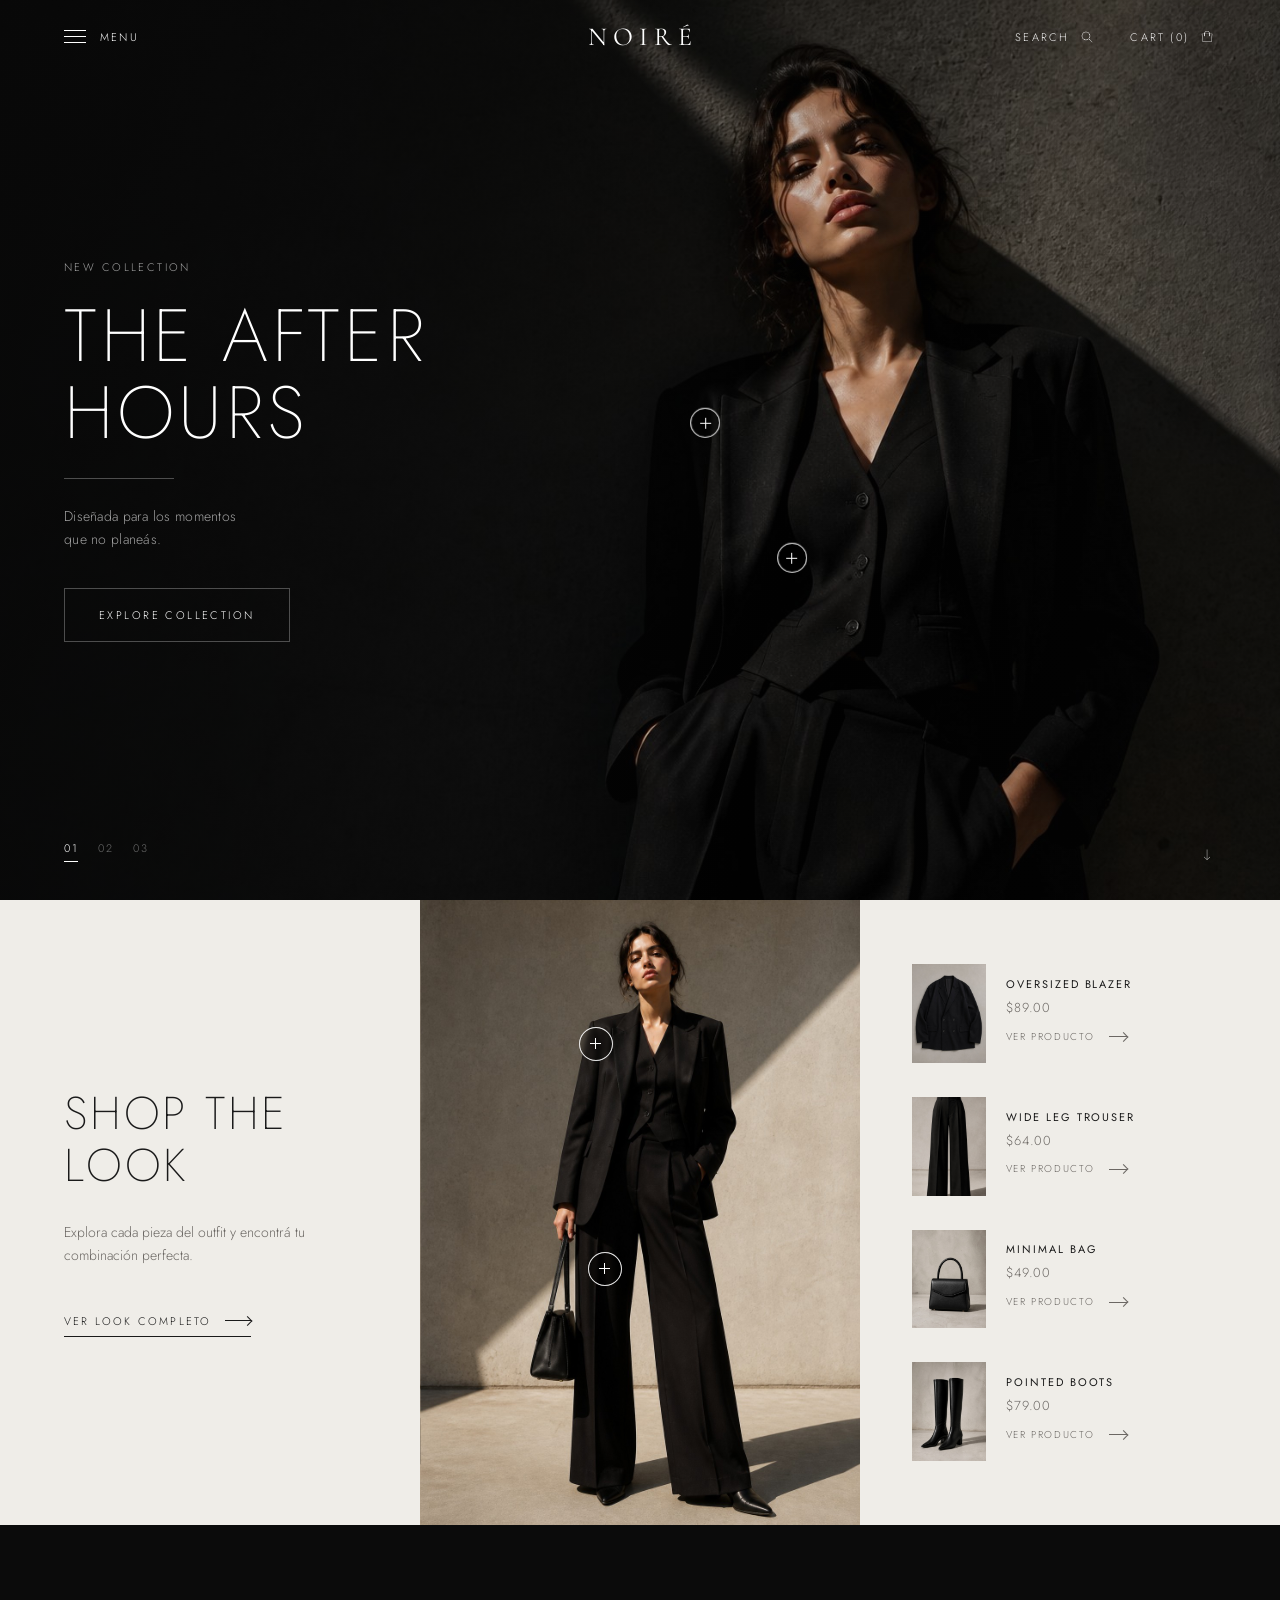
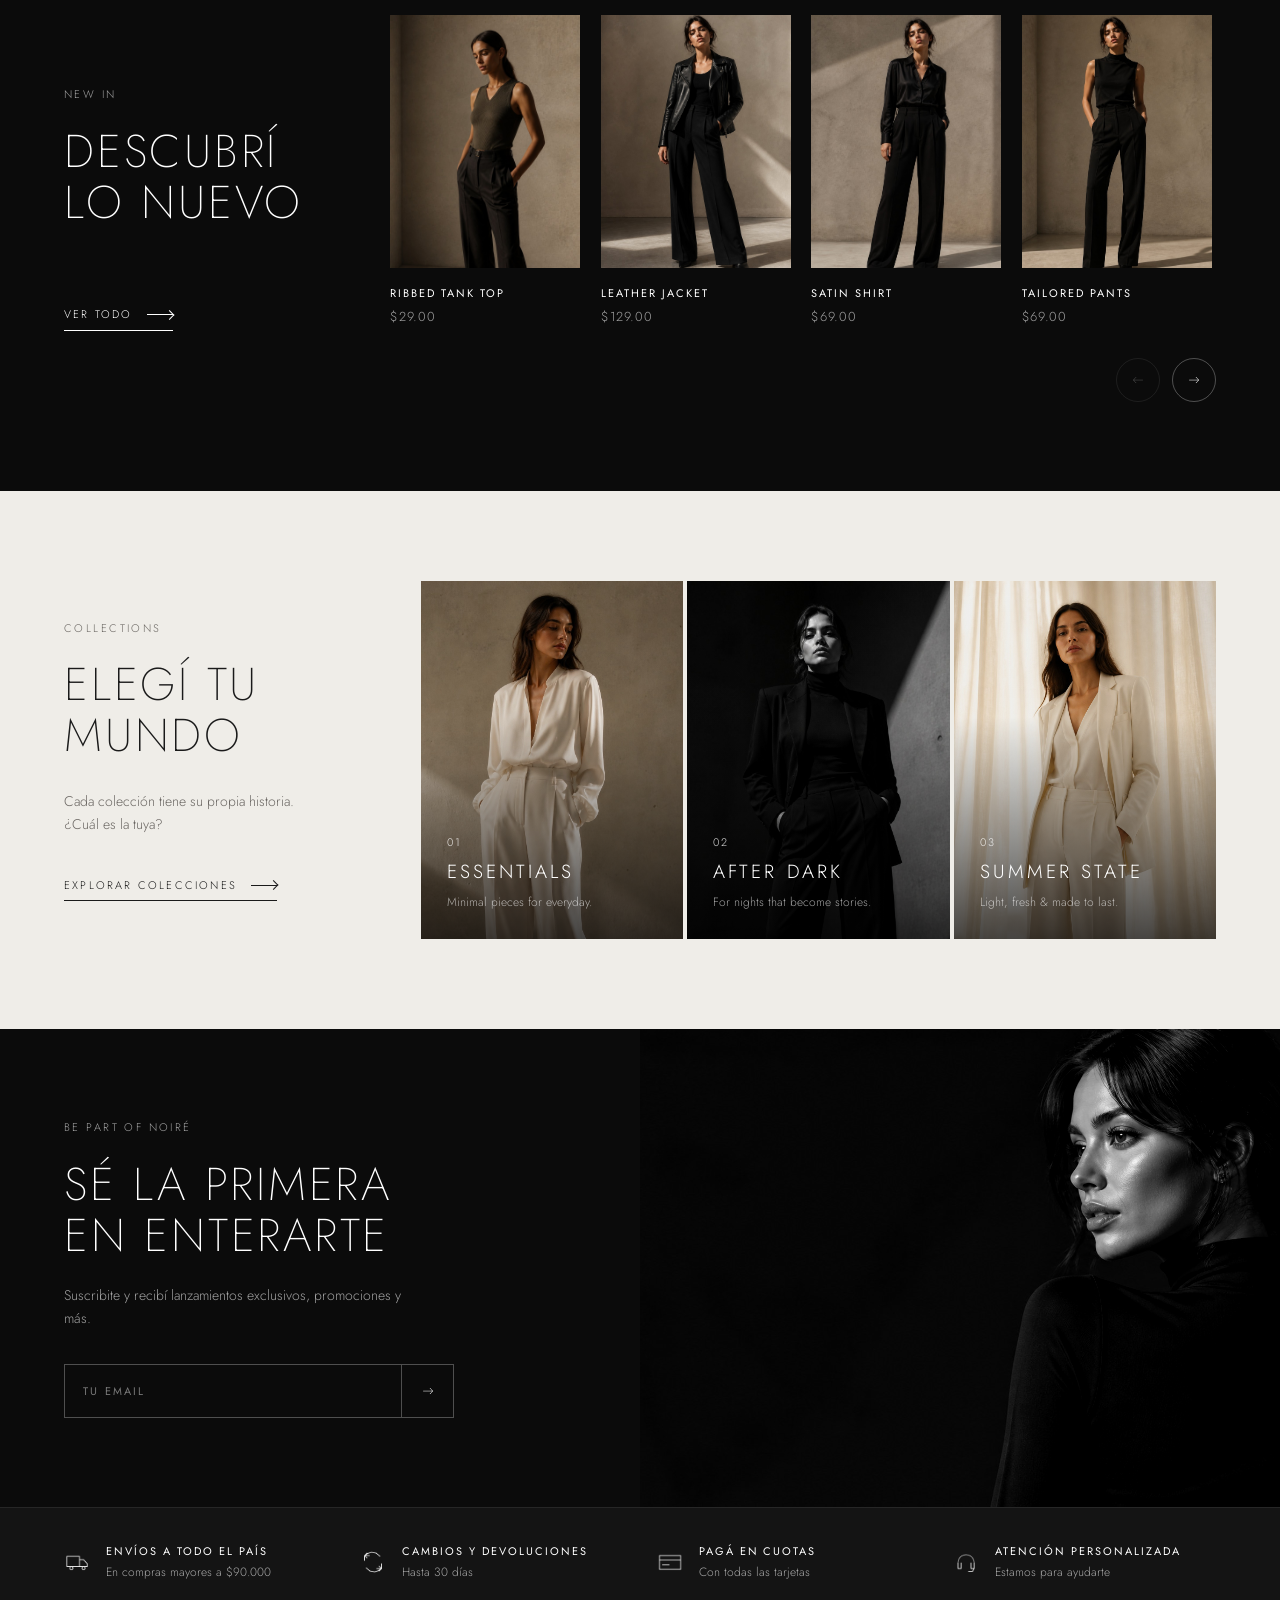
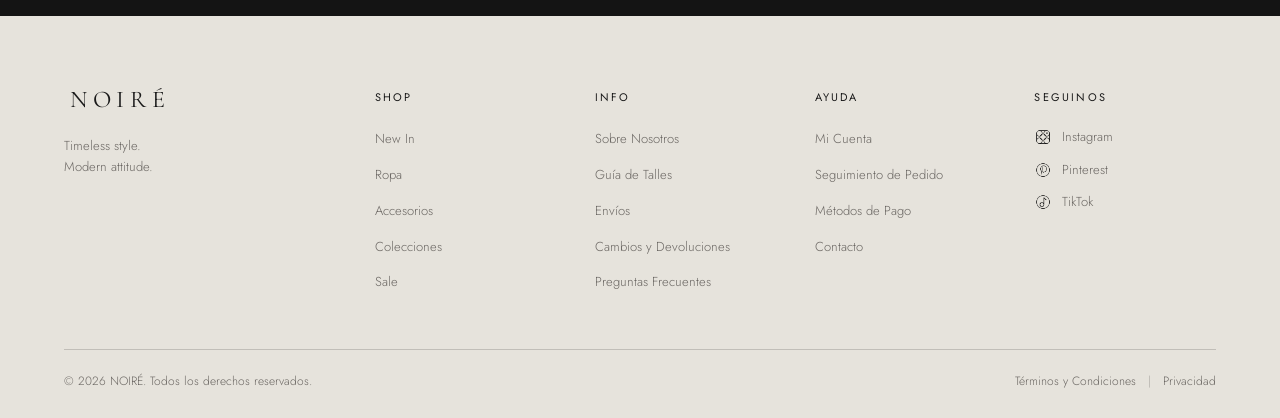
<file: index.html>
<!DOCTYPE html>
<html lang="es">
<head>
<meta charset="UTF-8">
<meta name="viewport" content="width=device-width, initial-scale=1">
<title>NOIRÉ — Timeless style. Modern attitude.</title>
<meta name="description" content="NOIRÉ — Indumentaria minimalista. Explorá la nueva colección The After Hours.">
<link rel="preconnect" href="https://fonts.googleapis.com">
<link rel="preconnect" href="https://fonts.gstatic.com" crossorigin>
<link href="https://fonts.googleapis.com/css2?family=Cormorant+Garamond:wght@300;400;500&family=Jost:wght@200;300;400;500&display=swap" rel="stylesheet">
<link rel="stylesheet" href="css/styles.css?v=10">
</head>
<body>

<!-- ══════════════════════ HEADER ══════════════════════ -->
<header class="header" id="header">
  <div class="header__inner">
    <button class="menu-btn" id="menuBtn" aria-label="Abrir menú" aria-expanded="false" aria-controls="drawer">
      <span class="menu-btn__lines"><i></i><i></i><i></i></span>
      <span class="menu-btn__label">Menu</span>
    </button>

    <a href="#" class="logo" aria-label="NOIRÉ — Inicio">Noiré</a>

    <div class="header__actions">
      <button class="icon-link" id="searchBtn" aria-label="Buscar">
        <span class="icon-link__label">Search</span>
        <img src="assets/icons/search.png" class="ico-img" alt="" aria-hidden="true">
      </button>
      <button class="icon-link" id="cartBtn" aria-label="Ver carrito">
        <span class="icon-link__label">Cart (<span id="cartCount">0</span>)</span>
        <img src="assets/icons/cart.png" class="ico-img" alt="" aria-hidden="true">
      </button>
    </div>
  </div>
</header>

<!-- ══════════════════════ DRAWER ══════════════════════ -->
<div class="drawer" id="drawer" role="dialog" aria-modal="true" aria-label="Menú principal" hidden>
  <div class="drawer__backdrop" data-close-drawer></div>
  <nav class="drawer__panel">
    <button class="drawer__close" data-close-drawer aria-label="Cerrar menú">
      <img src="assets/icons/close.png" class="ico-img ico-img--lg" alt="" aria-hidden="true">
    </button>
    <ul class="drawer__nav">
      <li><a href="#new-in">New In</a></li>
      <li><a href="catalogo.html?cat=Ropa">Ropa</a></li>
      <li><a href="catalogo.html?cat=Accesorios">Accesorios</a></li>
      <li><a href="#collections">Colecciones</a></li>
      <li><a href="catalogo.html">Sale</a></li>
    </ul>
    <div class="drawer__foot">
      <a href="#">Mi Cuenta</a>
      <a href="#">Contacto</a>
    </div>
  </nav>
</div>

<main>

<!-- ══════════════════════ HERO ══════════════════════ -->
<section class="hero" id="hero">

  <!-- SLIDE 01 -->
  <article class="hero__slide is-active" data-slide="0">
    <div class="hero__media hero__media--portrait" style="--img: var(--img-hero-1)"></div>
    <div class="hero__overlay"></div>

    <div class="hero__copy">
      <p class="eyebrow">New Collection</p>
      <h1 class="hero__title">The After<br>Hours</h1>
      <span class="rule"></span>
      <p class="hero__text">Diseñada para los momentos<br>que no planeás.</p>
      <a href="look.html" class="btn btn--ghost">Explore Collection</a>
    </div>

    <!-- HOTSPOTS: click en la prenda → aparece el precio -->
    <div class="hotspots">
      <div class="hotspot hotspot--h1-blazer">
        <button class="hotspot__toggle" aria-expanded="false" aria-label="Ver precio de Oversized Blazer">
          <span class="hotspot__dot"><span class="hotspot__plus"></span></span>
          <span class="hotspot__line"></span>
        </button>
        <span class="hotspot__card">
          <span class="hotspot__name">Oversized Blazer</span>
          <span class="hotspot__price">$89.00</span>
          <a href="producto.html?id=oversized-blazer" class="hotspot__link">Ver producto</a>
        </span>
      </div>

      <div class="hotspot hotspot--h1-vest">
        <button class="hotspot__toggle" aria-expanded="false" aria-label="Ver precio de Chaleco Cropped">
          <span class="hotspot__dot"><span class="hotspot__plus"></span></span>
          <span class="hotspot__line"></span>
        </button>
        <span class="hotspot__card">
          <span class="hotspot__name">Chaleco Cropped</span>
          <span class="hotspot__price">$59.00</span>
          <a href="producto.html?id=silk-shirt" class="hotspot__link">Ver producto</a>
        </span>
      </div>
    </div>
  </article>

  <!-- SLIDE 02 -->
  <article class="hero__slide" data-slide="1">
    <div class="hero__media hero__media--offset-right" style="--img: var(--img-hero-2)"></div>
    <div class="hero__overlay"></div>
    <div class="hero__copy">
      <p class="eyebrow">Essentials</p>
      <h1 class="hero__title">Quiet<br>Luxury</h1>
      <span class="rule"></span>
      <p class="hero__text">Las piezas que nunca<br>pasan de moda.</p>
      <a href="catalogo.html?collection=essentials" class="btn btn--ghost">Explore Collection</a>
    </div>
    <div class="hotspots">
      <div class="hotspot hotspot--h2-coat">
        <button class="hotspot__toggle" aria-expanded="false" aria-label="Ver precio de Cashmere Coat">
          <span class="hotspot__dot"><span class="hotspot__plus"></span></span>
          <span class="hotspot__line"></span>
        </button>
        <span class="hotspot__card">
          <span class="hotspot__name">Cashmere Coat</span>
          <span class="hotspot__price">$149.00</span>
          <a href="producto.html?id=cashmere-coat" class="hotspot__link">Ver producto</a>
        </span>
      </div>
      <div class="hotspot hotspot--h2-jean">
        <button class="hotspot__toggle" aria-expanded="false" aria-label="Ver precio de Straight Jean">
          <span class="hotspot__dot"><span class="hotspot__plus"></span></span>
          <span class="hotspot__line"></span>
        </button>
        <span class="hotspot__card">
          <span class="hotspot__name">Straight Jean</span>
          <span class="hotspot__price">$72.00</span>
          <a href="producto.html?id=straight-jean" class="hotspot__link">Ver producto</a>
        </span>
      </div>
    </div>
  </article>

  <!-- SLIDE 03 -->
  <article class="hero__slide" data-slide="2">
    <div class="hero__media" style="--img: var(--img-hero-3)"></div>
    <div class="hero__overlay"></div>
    <div class="hero__copy">
      <p class="eyebrow">After Dark</p>
      <h1 class="hero__title">Night<br>Stories</h1>
      <span class="rule"></span>
      <p class="hero__text">Para las noches que<br>se vuelven historia.</p>
      <a href="catalogo.html?collection=after-dark" class="btn btn--ghost">Explore Collection</a>
    </div>
    <div class="hotspots">
      <div class="hotspot hotspot--h3-dress">
        <button class="hotspot__toggle" aria-expanded="false" aria-label="Ver precio de Satin Slip Dress">
          <span class="hotspot__dot"><span class="hotspot__plus"></span></span>
          <span class="hotspot__line"></span>
        </button>
        <span class="hotspot__card">
          <span class="hotspot__name">Satin Slip Dress</span>
          <span class="hotspot__price">$95.00</span>
          <a href="producto.html?id=satin-slip-dress" class="hotspot__link">Ver producto</a>
        </span>
      </div>
      <div class="hotspot hotspot--h3-boots">
        <button class="hotspot__toggle" aria-expanded="false" aria-label="Ver precio de Pointed Boots">
          <span class="hotspot__dot"><span class="hotspot__plus"></span></span>
          <span class="hotspot__line"></span>
        </button>
        <span class="hotspot__card">
          <span class="hotspot__name">Pointed Boots</span>
          <span class="hotspot__price">$79.00</span>
          <a href="producto.html?id=pointed-boots" class="hotspot__link">Ver producto</a>
        </span>
      </div>
    </div>
  </article>

  <!-- Controles -->
  <div class="hero__dots" role="tablist" aria-label="Slides de portada">
    <button class="hero__dot is-active" data-goto="0" role="tab" aria-selected="true">01</button>
    <button class="hero__dot" data-goto="1" role="tab" aria-selected="false">02</button>
    <button class="hero__dot" data-goto="2" role="tab" aria-selected="false">03</button>
  </div>

  <a href="#shop-the-look" class="hero__scroll" aria-label="Bajar">
    <img src="assets/icons/arrow-down.png" class="ico-img" alt="" aria-hidden="true">
  </a>
</section>

<!-- ══════════════════════ SHOP THE LOOK ══════════════════════ -->
<section class="stl" id="shop-the-look">
  <div class="stl__intro">
    <h2 class="section-title">Shop the Look</h2>
    <p class="stl__text">Explora cada pieza del outfit y encontrá tu combinación perfecta.</p>
    <a href="look.html" class="link-arrow">Ver look completo <span class="arrow"></span></a>
  </div>

  <div class="stl__media">
    <div class="stl__img" style="--img: var(--img-look)"></div>
    <button class="hotspot hotspot--plain" style="--x:40%; --y:23%" data-target="p-blazer" aria-label="Ver Oversized Blazer">
      <span class="hotspot__dot"><span class="hotspot__plus"></span></span>
    </button>
    <button class="hotspot hotspot--plain" style="--x:42%; --y:59%" data-target="p-trouser" aria-label="Ver Wide Leg Trouser">
      <span class="hotspot__dot"><span class="hotspot__plus"></span></span>
    </button>
  </div>

  <ul class="stl__list">
    <li class="stl__item" id="p-blazer">
      <div class="stl__thumb" style="--img: var(--img-p1)"></div>
      <div class="stl__info">
        <h3>Oversized Blazer</h3>
        <p class="price">$89.00</p>
        <a href="producto.html?id=oversized-blazer" class="link-arrow link-arrow--sm">Ver producto <span class="arrow"></span></a>
      </div>
    </li>
    <li class="stl__item" id="p-trouser">
      <div class="stl__thumb" style="--img: var(--img-p2)"></div>
      <div class="stl__info">
        <h3>Wide Leg Trouser</h3>
        <p class="price">$64.00</p>
        <a href="producto.html?id=wide-leg-trouser" class="link-arrow link-arrow--sm">Ver producto <span class="arrow"></span></a>
      </div>
    </li>
    <li class="stl__item" id="p-bag">
      <div class="stl__thumb" style="--img: var(--img-p3)"></div>
      <div class="stl__info">
        <h3>Minimal Bag</h3>
        <p class="price">$49.00</p>
        <a href="producto.html?id=minimal-bag" class="link-arrow link-arrow--sm">Ver producto <span class="arrow"></span></a>
      </div>
    </li>
    <li class="stl__item" id="p-boots">
      <div class="stl__thumb" style="--img: var(--img-p4)"></div>
      <div class="stl__info">
        <h3>Pointed Boots</h3>
        <p class="price">$79.00</p>
        <a href="producto.html?id=pointed-boots" class="link-arrow link-arrow--sm">Ver producto <span class="arrow"></span></a>
      </div>
    </li>
  </ul>
</section>

<!-- ══════════════════════ NEW IN ══════════════════════ -->
<section class="newin" id="new-in">
  <div class="newin__intro">
    <p class="eyebrow">New In</p>
    <h2 class="section-title section-title--light">Descubrí<br>lo nuevo</h2>
    <a href="descubri.html" class="link-arrow link-arrow--light">Ver todo <span class="arrow"></span></a>
  </div>

  <div class="newin__right">
    <ul class="newin__track" id="newinTrack">
      <li class="card">
        <a href="producto.html?id=ribbed-tank-top" class="card__media" style="--img: var(--img-n1)"><span class="card__quick">Ver producto</span></a>
        <h3 class="card__name">Ribbed Tank Top</h3>
        <p class="price price--light">$29.00</p>
      </li>
      <li class="card">
        <a href="producto.html?id=leather-jacket" class="card__media" style="--img: var(--img-n2)"><span class="card__quick">Ver producto</span></a>
        <h3 class="card__name">Leather Jacket</h3>
        <p class="price price--light">$129.00</p>
      </li>
      <li class="card">
        <a href="producto.html?id=satin-shirt" class="card__media" style="--img: var(--img-n3)"><span class="card__quick">Ver producto</span></a>
        <h3 class="card__name">Satin Shirt</h3>
        <p class="price price--light">$69.00</p>
      </li>
      <li class="card">
        <a href="producto.html?id=tailored-pants" class="card__media" style="--img: var(--img-n4)"><span class="card__quick">Ver producto</span></a>
        <h3 class="card__name">Tailored Pants</h3>
        <p class="price price--light">$69.00</p>
      </li>
      <li class="card">
        <a href="producto.html?id=knit-cardigan" class="card__media" style="--img: var(--img-n5)"><span class="card__quick">Ver producto</span></a>
        <h3 class="card__name">Knit Cardigan</h3>
        <p class="price price--light">$85.00</p>
      </li>
    </ul>

    <div class="newin__nav">
      <button class="round-btn" id="prevBtn" aria-label="Anterior"><img src="assets/icons/arrow-left.png" class="ico-img" alt="" aria-hidden="true"></button>
      <button class="round-btn" id="nextBtn" aria-label="Siguiente"><img src="assets/icons/arrow-right.png" class="ico-img" alt="" aria-hidden="true"></button>
    </div>
  </div>
</section>

<!-- ══════════════════════ COLLECTIONS ══════════════════════ -->
<section class="collections" id="collections">
  <div class="collections__intro">
    <p class="eyebrow eyebrow--dark">Collections</p>
    <h2 class="section-title">Elegí tu<br>mundo</h2>
    <p class="collections__text">Cada colección tiene su propia historia.<br>¿Cuál es la tuya?</p>
    <a href="catalogo.html" class="link-arrow">Explorar colecciones <span class="arrow"></span></a>
  </div>

  <div class="collections__grid">
    <a href="catalogo.html?collection=essentials" class="coll" style="--img: var(--img-c1)">
      <span class="coll__num">01</span>
      <span class="coll__body">
        <span class="coll__name">Essentials</span>
        <span class="coll__desc">Minimal pieces for everyday.</span>
      </span>
    </a>
    <a href="catalogo.html?collection=after-dark" class="coll" style="--img: var(--img-c2)">
      <span class="coll__num">02</span>
      <span class="coll__body">
        <span class="coll__name">After Dark</span>
        <span class="coll__desc">For nights that become stories.</span>
      </span>
    </a>
    <a href="catalogo.html?collection=summer-state" class="coll" style="--img: var(--img-c3)">
      <span class="coll__num">03</span>
      <span class="coll__body">
        <span class="coll__name">Summer State</span>
        <span class="coll__desc">Light, fresh &amp; made to last.</span>
      </span>
    </a>
  </div>
</section>

<!-- ══════════════════════ NEWSLETTER ══════════════════════ -->
<section class="news">
  <div class="news__copy">
    <p class="eyebrow">Be part of Noiré</p>
    <h2 class="section-title section-title--light">Sé la primera<br>en enterarte</h2>
    <p class="news__text">Suscribite y recibí lanzamientos exclusivos, promociones y más.</p>
    <form class="news__form" id="newsForm" novalidate>
      <input type="email" id="newsEmail" placeholder="Tu email" aria-label="Tu email" required>
      <button type="submit" aria-label="Suscribirme"><img src="assets/icons/arrow-right.png" class="ico-img" alt="" aria-hidden="true"></button>
      <p class="news__msg" id="newsMsg" role="status"></p>
    </form>
  </div>
  <div class="news__media" style="--img: var(--img-news)"></div>
</section>

<!-- ══════════════════════ BENEFITS ══════════════════════ -->
<section class="benefits">
  <div class="benefit">
    <img src="assets/icons/delivery.png" class="ico-img ico-img--lg" alt="" aria-hidden="true">
    <div><h4>Envíos a todo el país</h4><p>En compras mayores a $90.000</p></div>
  </div>
  <div class="benefit">
    <img src="assets/icons/returns.png" class="ico-img ico-img--lg" alt="" aria-hidden="true">
    <div><h4>Cambios y devoluciones</h4><p>Hasta 30 días</p></div>
  </div>
  <div class="benefit">
    <img src="assets/icons/payment-card.png" class="ico-img ico-img--lg" alt="" aria-hidden="true">
    <div><h4>Pagá en cuotas</h4><p>Con todas las tarjetas</p></div>
  </div>
  <div class="benefit">
    <img src="assets/icons/headset.png" class="ico-img ico-img--lg" alt="" aria-hidden="true">
    <div><h4>Atención personalizada</h4><p>Estamos para ayudarte</p></div>
  </div>
</section>

</main>

<!-- ══════════════════════ FOOTER ══════════════════════ -->
<footer class="footer">
  <div class="footer__top">
    <div class="footer__brand">
      <a href="#" class="logo logo--dark">Noiré</a>
      <p>Timeless style.<br>Modern attitude.</p>
    </div>

    <div class="footer__col">
      <h5>Shop</h5>
      <ul><li><a href="#new-in">New In</a></li><li><a href="catalogo.html?cat=Ropa">Ropa</a></li><li><a href="catalogo.html?cat=Accesorios">Accesorios</a></li><li><a href="#collections">Colecciones</a></li><li><a href="catalogo.html">Sale</a></li></ul>
    </div>
    <div class="footer__col">
      <h5>Info</h5>
      <ul><li><a href="#">Sobre Nosotros</a></li><li><a href="#">Guía de Talles</a></li><li><a href="#">Envíos</a></li><li><a href="#">Cambios y Devoluciones</a></li><li><a href="#">Preguntas Frecuentes</a></li></ul>
    </div>
    <div class="footer__col">
      <h5>Ayuda</h5>
      <ul><li><a href="#">Mi Cuenta</a></li><li><a href="#">Seguimiento de Pedido</a></li><li><a href="#">Métodos de Pago</a></li><li><a href="#">Contacto</a></li></ul>
    </div>
    <div class="footer__col">
      <h5>Seguinos</h5>
      <ul class="footer__social">
        <li><a href="#"><img src="assets/icons/instagram-dark.png" class="ico-img" alt="" aria-hidden="true"> Instagram</a></li>
        <li><a href="#"><img src="assets/icons/pinterest-dark.png" class="ico-img" alt="" aria-hidden="true"> Pinterest</a></li>
        <li><a href="#"><img src="assets/icons/tiktok-dark.png" class="ico-img" alt="" aria-hidden="true"> TikTok</a></li>
      </ul>
    </div>
  </div>

  <div class="footer__bottom">
    <p>&copy; 2026 NOIRÉ. Todos los derechos reservados.</p>
    <p><a href="#">Términos y Condiciones</a><span>|</span><a href="#">Privacidad</a></p>
  </div>
</footer>

<script src="js/products.js?v=4"></script>
<script src="js/cart.js"></script>
<script src="js/cart-drawer.js"></script>
<script src="js/main.js?v=3"></script>
</body>
</html>
</file>
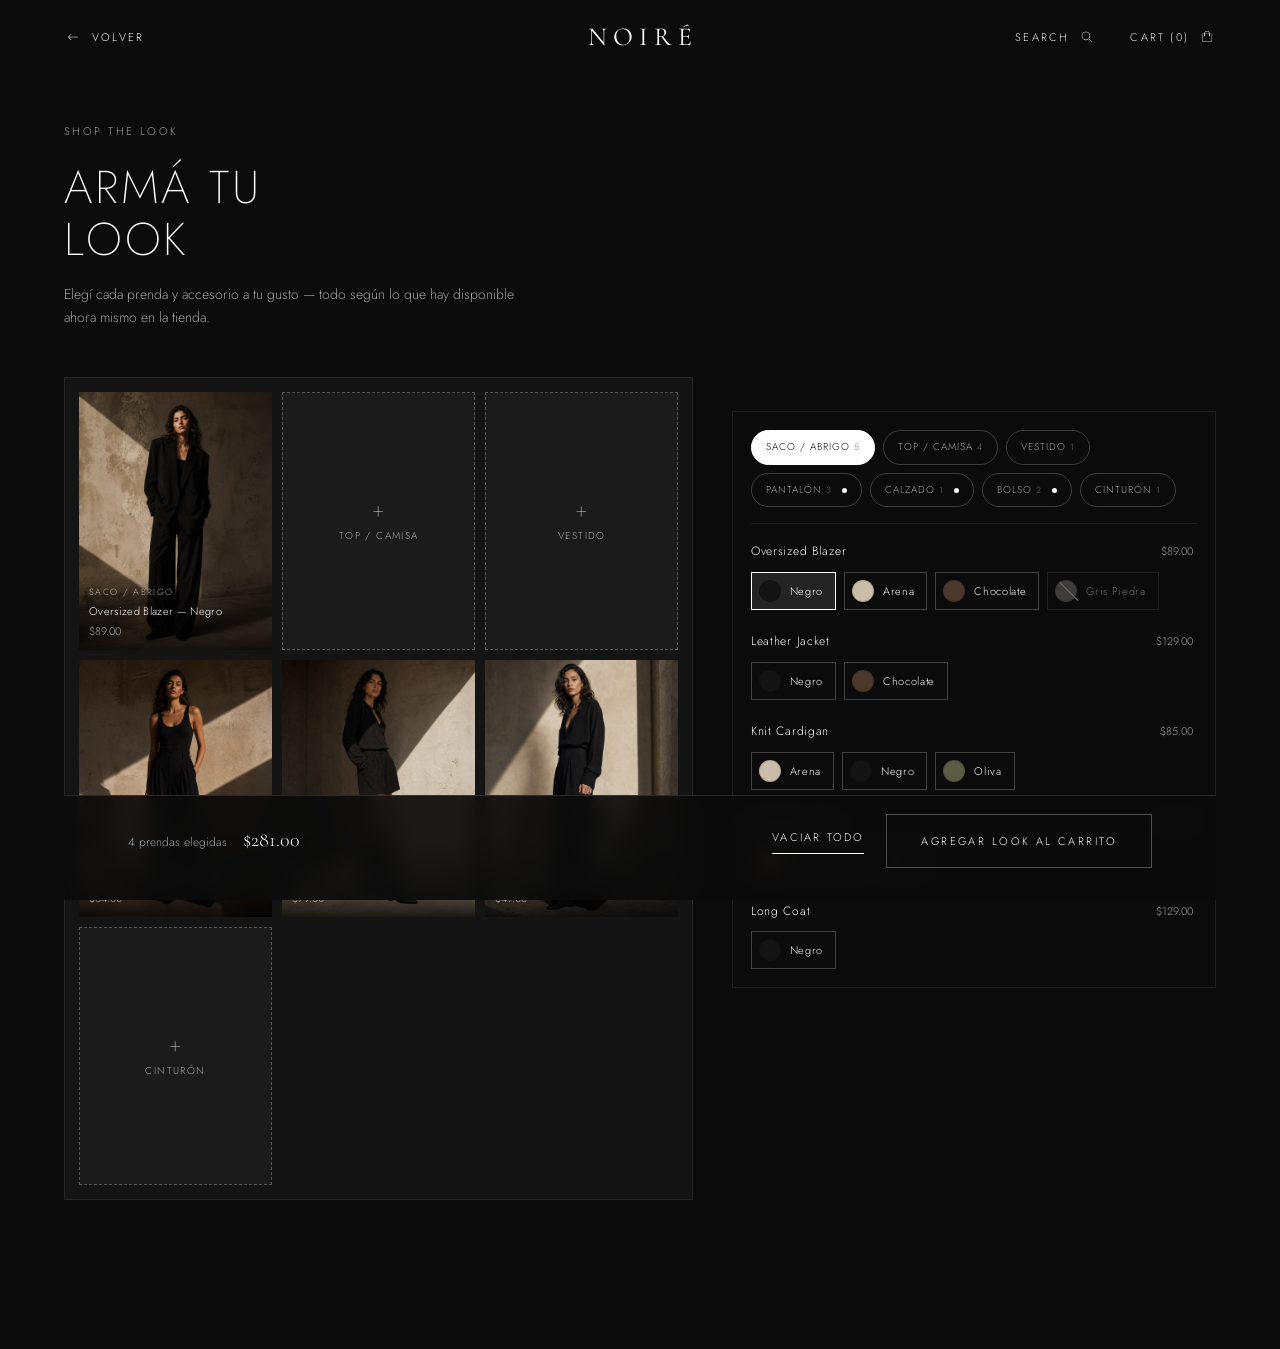
<file: armar-look.html>
<!DOCTYPE html>
<html lang="es">
<head>
<meta charset="UTF-8">
<meta name="viewport" content="width=device-width, initial-scale=1">
<title>NOIRÉ — Armá tu look</title>
<meta name="description" content="Vestí a la modelo a tu manera: elegí cada prenda y accesorio según el stock real de la tienda.">
<link rel="preconnect" href="https://fonts.googleapis.com">
<link rel="preconnect" href="https://fonts.gstatic.com" crossorigin>
<link href="https://fonts.googleapis.com/css2?family=Cormorant+Garamond:wght@300;400;500&family=Jost:wght@200;300;400;500&display=swap" rel="stylesheet">
<link rel="stylesheet" href="css/styles.css?v=10">
</head>
<body class="page-looklab">

<!-- ══════════════════════ HEADER ══════════════════════ -->
<header class="header header--static is-solid" id="header">
  <div class="header__inner">
    <a href="index.html" class="back-link">
      <img src="assets/icons/arrow-left.png" class="ico-img" alt="" aria-hidden="true">
      <span>Volver</span>
    </a>
    <a href="index.html" class="logo" aria-label="NOIRÉ — Inicio">Noiré</a>
    <div class="header__actions">
      <button class="icon-link" aria-label="Buscar">
        <span class="icon-link__label">Search</span>
        <img src="assets/icons/search.png" class="ico-img" alt="" aria-hidden="true">
      </button>
      <button class="icon-link" aria-label="Ver carrito">
        <span class="icon-link__label">Cart (<span id="cartCount">0</span>)</span>
        <img src="assets/icons/cart.png" class="ico-img" alt="" aria-hidden="true">
      </button>
    </div>
  </div>
</header>

<main class="looklab">
  <div class="looklab__intro">
    <p class="eyebrow">Shop the Look</p>
    <h1 class="section-title section-title--light">Armá tu<br>look</h1>
    <p class="looklab__text">Elegí cada prenda y accesorio a tu gusto — todo según lo que hay disponible ahora mismo en la tienda.</p>
  </div>

  <div class="looklab__layout">

    <!-- ───── Tablero: el look elegido, pieza por pieza ───── -->
    <div class="board" id="board" aria-label="Tu look"></div>

    <!-- ───── Selector: elegí cada prenda por lugar del cuerpo ───── -->
    <div class="picker">
      <div class="picker-slots" id="pickerSlots" role="tablist" aria-label="Elegir por prenda"></div>
      <div class="picker-options" id="pickerOptions"></div>
    </div>
  </div>

  <!-- ───── Resumen + agregar todo al carrito ───── -->
  <div class="looklab__summary" id="summary">
    <div class="looklab__summary-info">
      <span class="looklab__summary-count" id="summaryCount">0 prendas elegidas</span>
      <span class="looklab__summary-total" id="summaryTotal">$0.00</span>
    </div>
    <div class="looklab__summary-actions">
      <button class="link-arrow link-arrow--light" id="clearLook" type="button">Vaciar todo</button>
      <button class="btn btn--ghost" id="addLookBtn" type="button">Agregar look al carrito</button>
    </div>
    <p class="looklab__summary-msg" id="summaryMsg" role="status"></p>
  </div>
</main>

<script src="js/products.js?v=4"></script>
<script src="js/cart.js"></script>
<script src="js/cart-drawer.js"></script>
<script src="js/look-builder.js"></script>
<script src="js/main.js?v=3"></script>
</body>
</html>
</file>
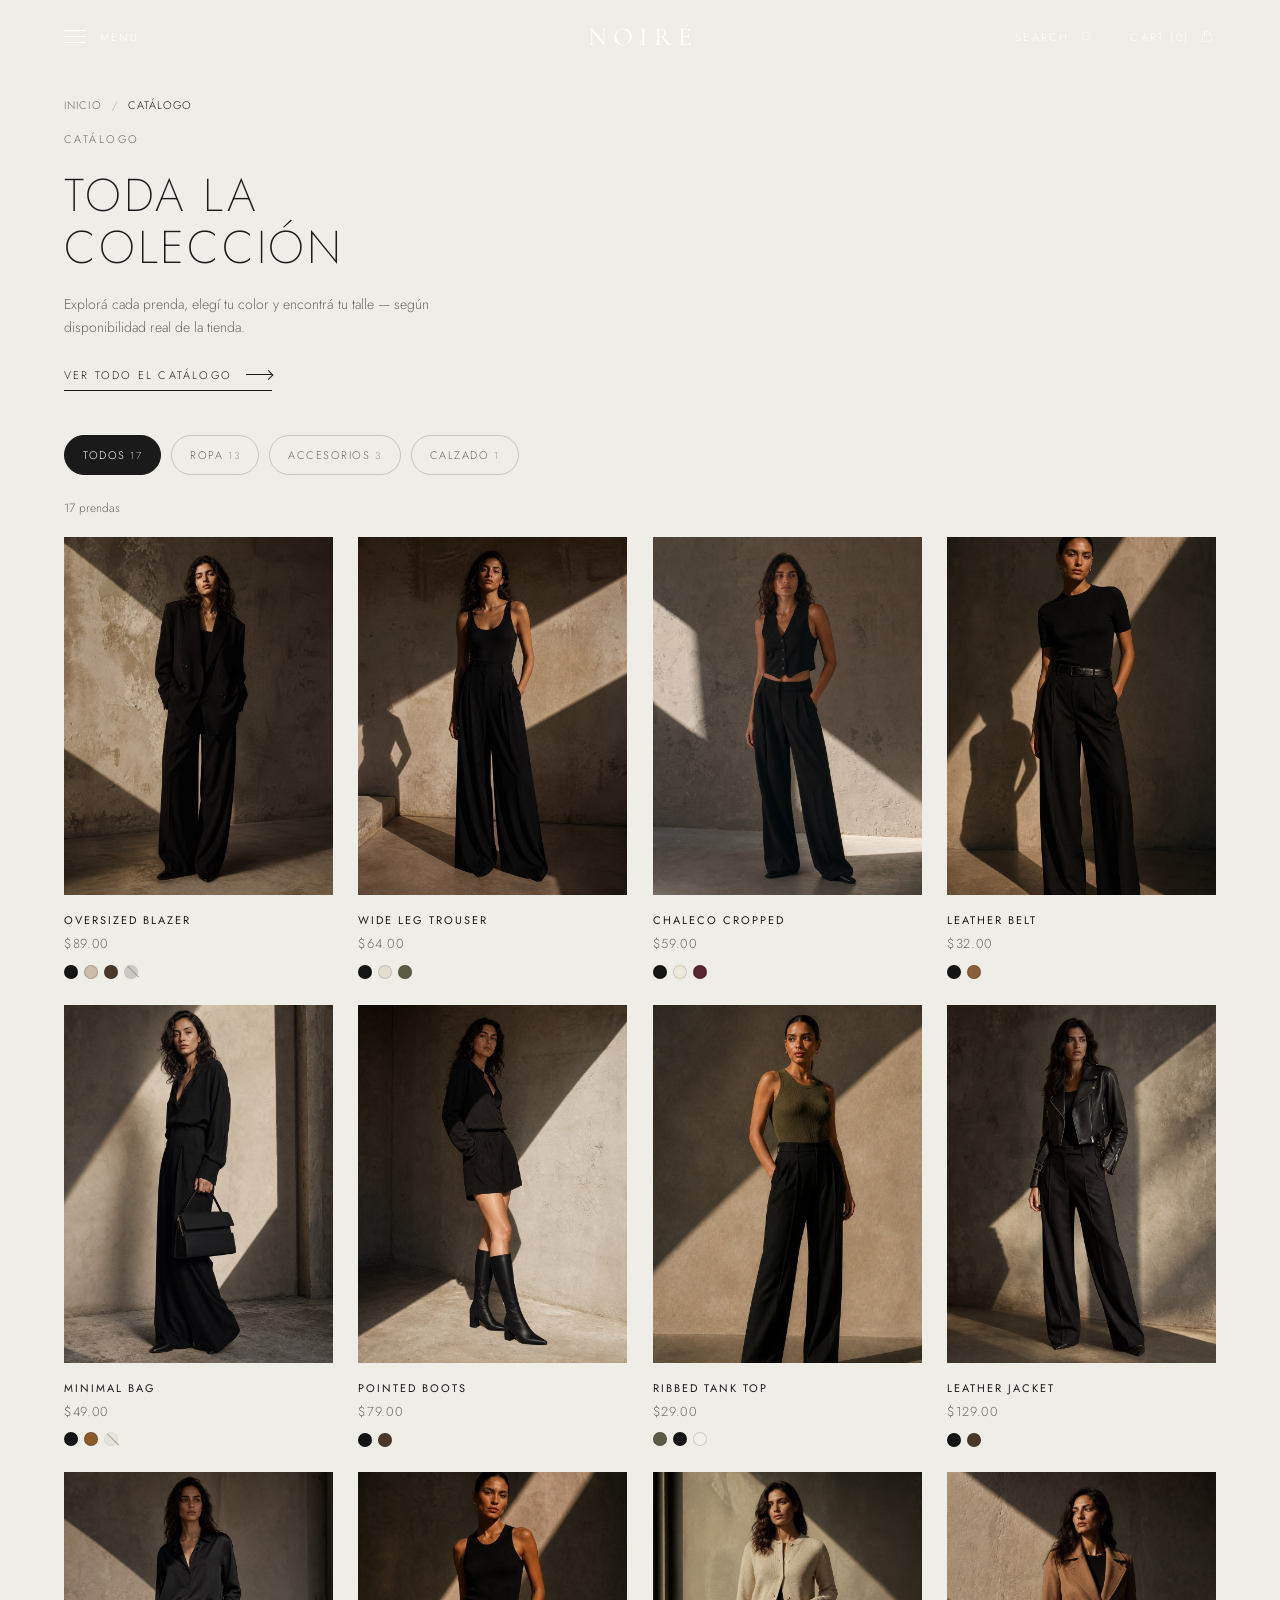
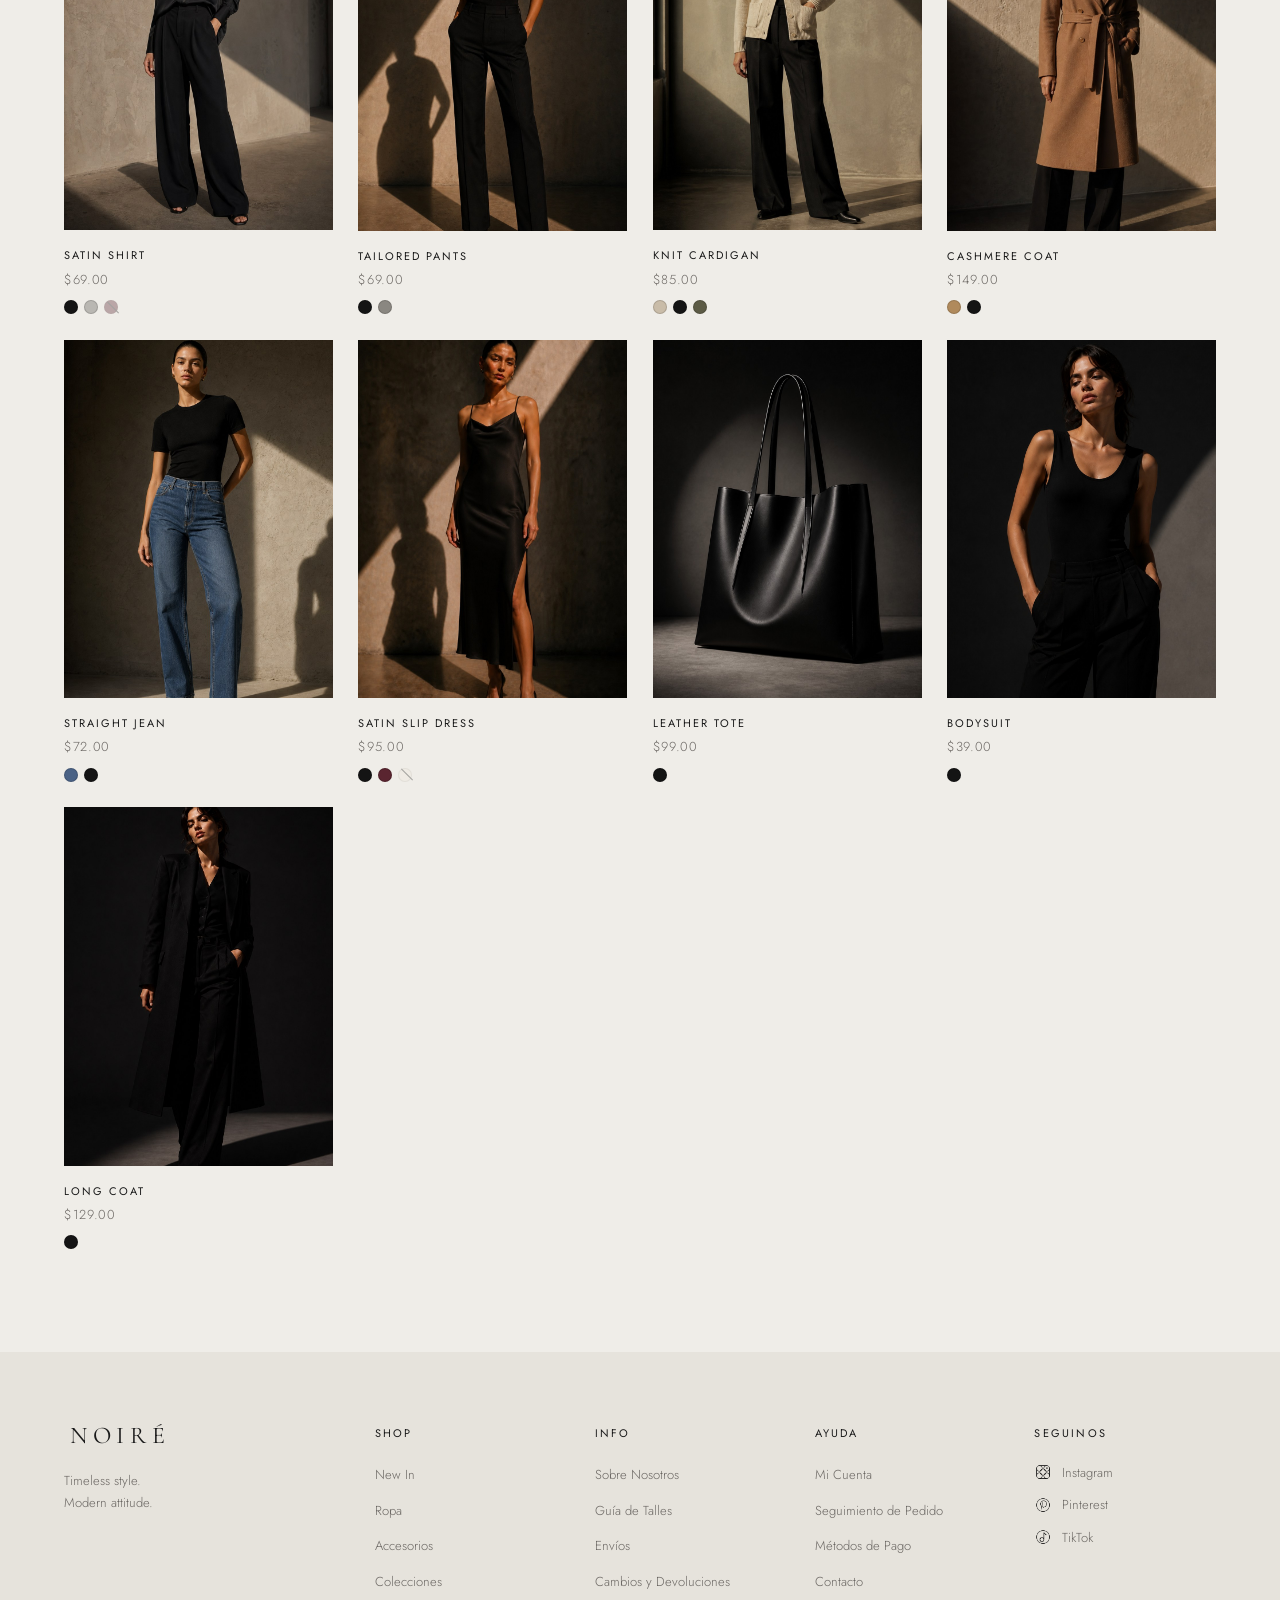
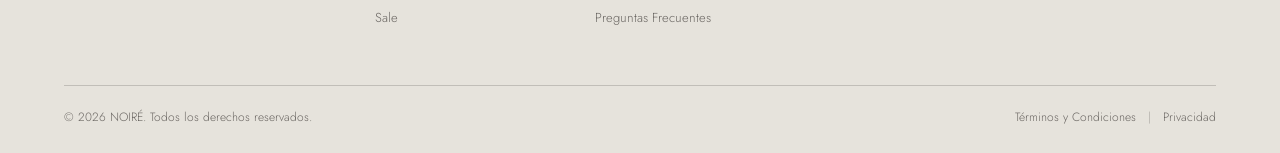
<file: catalogo.html>
<!DOCTYPE html>
<html lang="es">
<head>
<meta charset="UTF-8">
<meta name="viewport" content="width=device-width, initial-scale=1">
<title>NOIRÉ — Catálogo</title>
<meta name="description" content="Todo el catálogo NOIRÉ: prendas, colores y estilos disponibles.">
<link rel="preconnect" href="https://fonts.googleapis.com">
<link rel="preconnect" href="https://fonts.gstatic.com" crossorigin>
<link href="https://fonts.googleapis.com/css2?family=Cormorant+Garamond:wght@300;400;500&family=Jost:wght@200;300;400;500&display=swap" rel="stylesheet">
<link rel="stylesheet" href="css/styles.css?v=10">
</head>
<body>

<!-- ══════════════════════ HEADER ══════════════════════ -->
<header class="header header--static is-solid" id="header">
  <div class="header__inner">
    <button class="menu-btn" id="menuBtn" aria-label="Abrir menú" aria-expanded="false" aria-controls="drawer">
      <span class="menu-btn__lines"><i></i><i></i><i></i></span>
      <span class="menu-btn__label">Menu</span>
    </button>

    <a href="index.html" class="logo" aria-label="NOIRÉ — Inicio">Noiré</a>

    <div class="header__actions">
      <button class="icon-link" aria-label="Buscar">
        <span class="icon-link__label">Search</span>
        <img src="assets/icons/search.png" class="ico-img" alt="" aria-hidden="true">
      </button>
      <button class="icon-link" aria-label="Ver carrito">
        <span class="icon-link__label">Cart (<span id="cartCount">0</span>)</span>
        <img src="assets/icons/cart.png" class="ico-img" alt="" aria-hidden="true">
      </button>
    </div>
  </div>
</header>

<!-- ══════════════════════ DRAWER ══════════════════════ -->
<div class="drawer" id="drawer" role="dialog" aria-modal="true" aria-label="Menú principal" hidden>
  <div class="drawer__backdrop" data-close-drawer></div>
  <nav class="drawer__panel">
    <button class="drawer__close" data-close-drawer aria-label="Cerrar menú">
      <img src="assets/icons/close.png" class="ico-img ico-img--lg" alt="" aria-hidden="true">
    </button>
    <ul class="drawer__nav">
      <li><a href="index.html#new-in">New In</a></li>
      <li><a href="catalogo.html?cat=Ropa">Ropa</a></li>
      <li><a href="catalogo.html?cat=Accesorios">Accesorios</a></li>
      <li><a href="index.html#collections">Colecciones</a></li>
      <li><a href="catalogo.html">Sale</a></li>
    </ul>
    <div class="drawer__foot">
      <a href="#">Mi Cuenta</a>
      <a href="#">Contacto</a>
    </div>
  </nav>
</div>

<main>
  <section class="shop">
    <nav class="crumbs" aria-label="Ruta">
      <a href="index.html">Inicio</a><span>/</span>
      <em>Catálogo</em>
    </nav>

    <div class="shop__head">
      <p class="eyebrow eyebrow--dark" id="shopEyebrow">Catálogo</p>
      <h1 class="section-title" id="shopTitle">Toda la<br>colección</h1>
      <p class="shop__text" id="shopText">Explorá cada prenda, elegí tu color y encontrá tu talle — según disponibilidad real de la tienda.</p>
      <a href="catalogo.html" class="link-arrow" id="shopClear" hidden>Ver todo el catálogo <span class="arrow"></span></a>
    </div>

    <div class="shop__filters" id="filters" role="tablist" aria-label="Filtrar por categoría"></div>

    <p class="shop__count" id="shopCount"></p>

    <ul class="shop__grid" id="shopGrid"></ul>
  </section>
</main>

<!-- ══════════════════════ FOOTER ══════════════════════ -->
<footer class="footer">
  <div class="footer__top">
    <div class="footer__brand">
      <a href="index.html" class="logo logo--dark">Noiré</a>
      <p>Timeless style.<br>Modern attitude.</p>
    </div>

    <div class="footer__col">
      <h5>Shop</h5>
      <ul>
        <li><a href="index.html#new-in">New In</a></li>
        <li><a href="catalogo.html?cat=Ropa">Ropa</a></li>
        <li><a href="catalogo.html?cat=Accesorios">Accesorios</a></li>
        <li><a href="index.html#collections">Colecciones</a></li>
        <li><a href="catalogo.html">Sale</a></li>
      </ul>
    </div>
    <div class="footer__col">
      <h5>Info</h5>
      <ul><li><a href="#">Sobre Nosotros</a></li><li><a href="#">Guía de Talles</a></li><li><a href="#">Envíos</a></li><li><a href="#">Cambios y Devoluciones</a></li><li><a href="#">Preguntas Frecuentes</a></li></ul>
    </div>
    <div class="footer__col">
      <h5>Ayuda</h5>
      <ul><li><a href="#">Mi Cuenta</a></li><li><a href="#">Seguimiento de Pedido</a></li><li><a href="#">Métodos de Pago</a></li><li><a href="#">Contacto</a></li></ul>
    </div>
    <div class="footer__col">
      <h5>Seguinos</h5>
      <ul class="footer__social">
        <li><a href="#"><img src="assets/icons/instagram-dark.png" class="ico-img" alt="" aria-hidden="true"> Instagram</a></li>
        <li><a href="#"><img src="assets/icons/pinterest-dark.png" class="ico-img" alt="" aria-hidden="true"> Pinterest</a></li>
        <li><a href="#"><img src="assets/icons/tiktok-dark.png" class="ico-img" alt="" aria-hidden="true"> TikTok</a></li>
      </ul>
    </div>
  </div>

  <div class="footer__bottom">
    <p>&copy; 2026 NOIRÉ. Todos los derechos reservados.</p>
    <p><a href="#">Términos y Condiciones</a><span>|</span><a href="#">Privacidad</a></p>
  </div>
</footer>

<script src="js/products.js?v=4"></script>
<script src="js/cart.js"></script>
<script src="js/cart-drawer.js"></script>
<script src="js/catalog.js?v=5"></script>
<script src="js/main.js?v=3"></script>
</body>
</html>
</file>
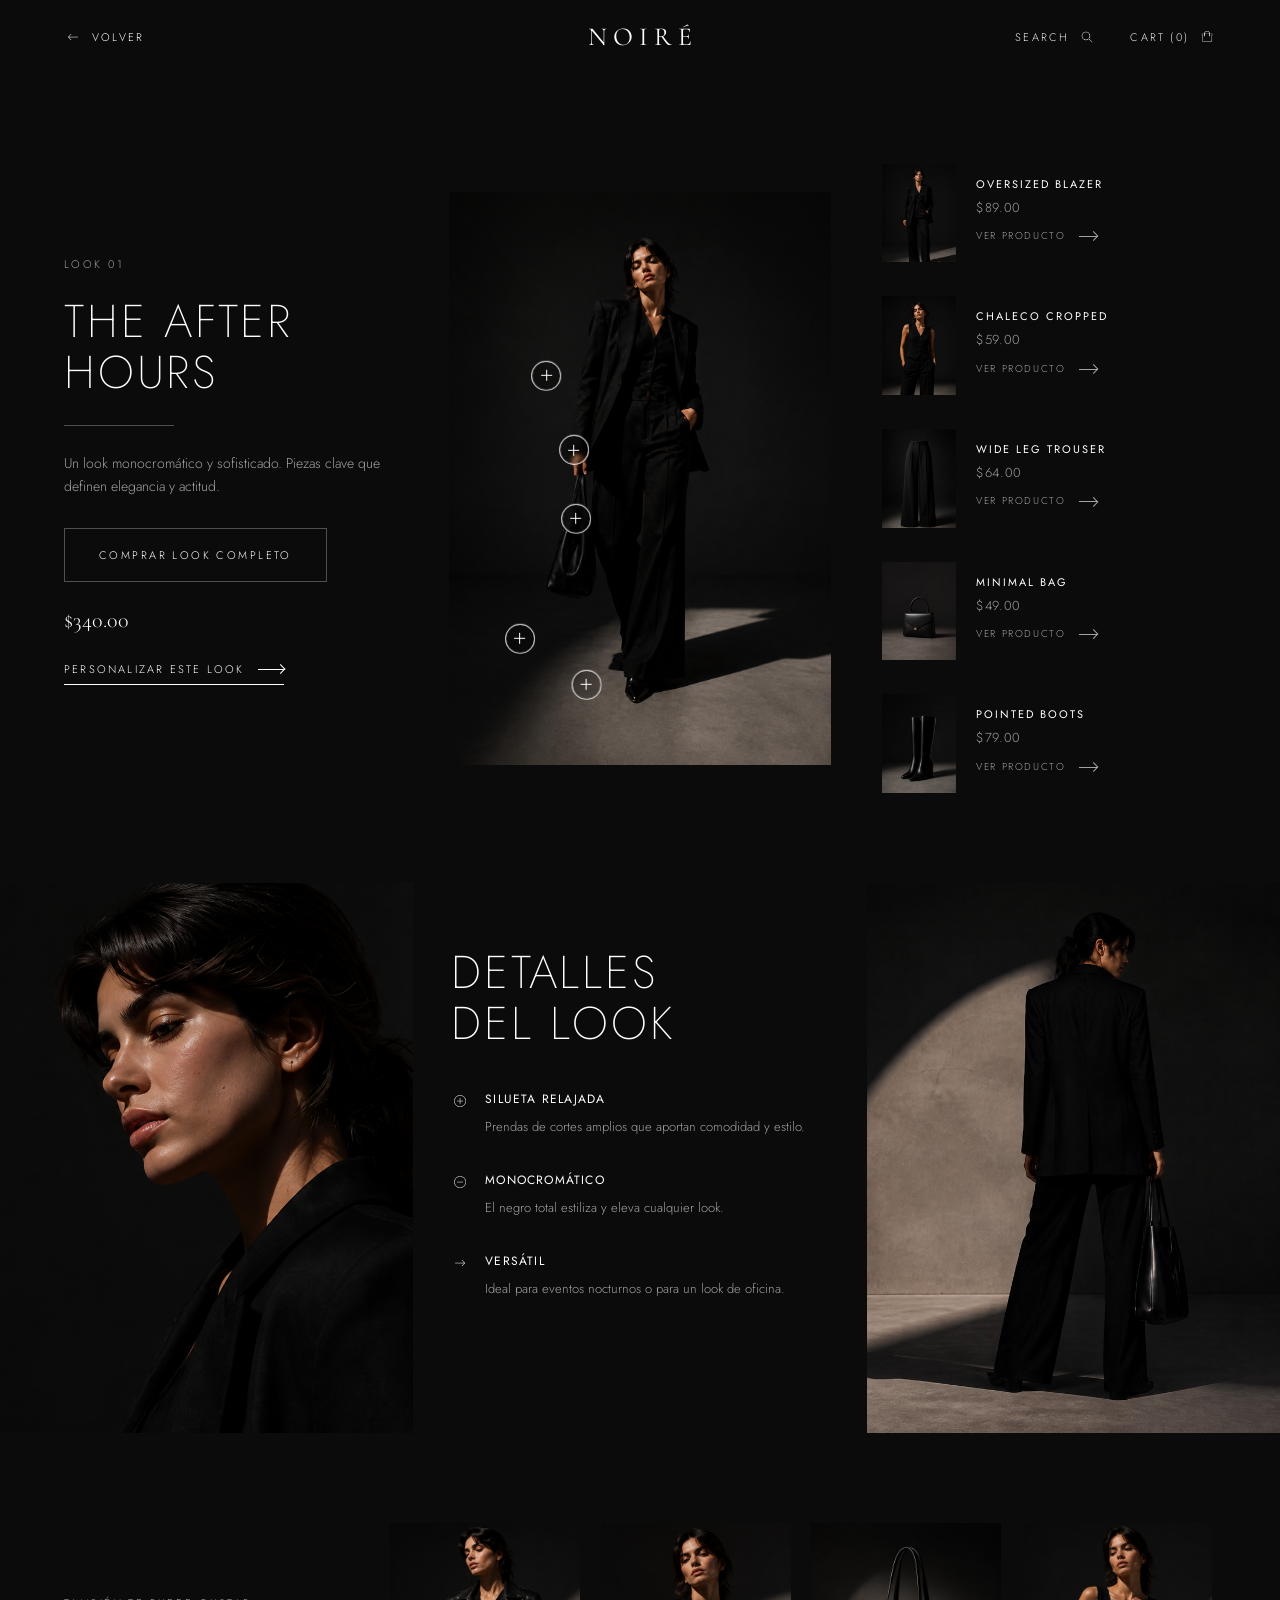
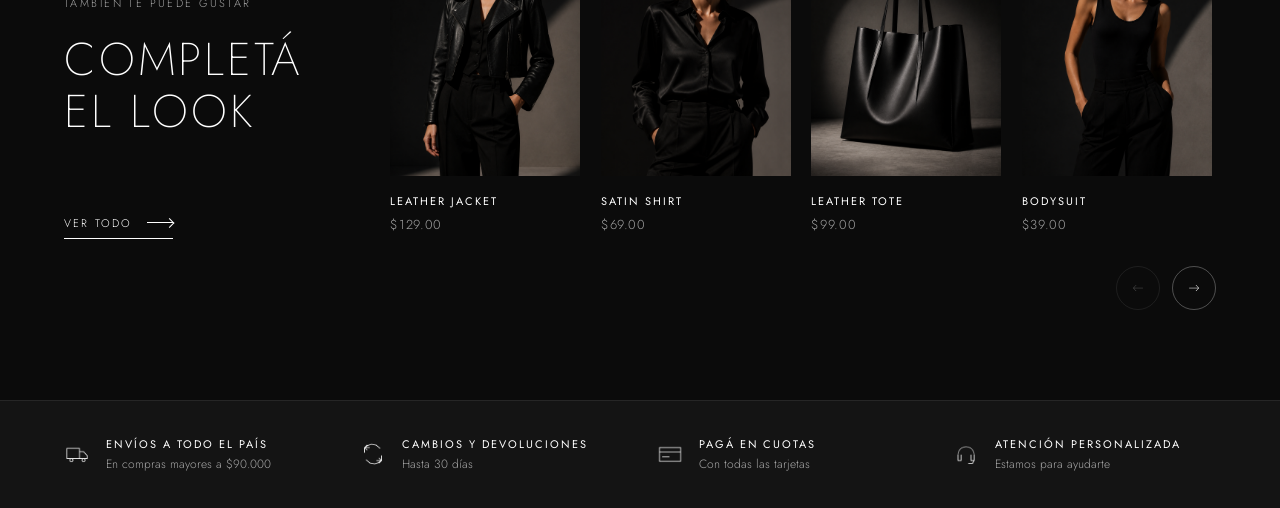
<file: look.html>
<!DOCTYPE html>
<html lang="es">
<head>
<meta charset="UTF-8">
<meta name="viewport" content="width=device-width, initial-scale=1">
<title>NOIRÉ — Look 01: The After Hours</title>
<meta name="description" content="El look completo The After Hours: cada pieza, con su precio, lista para comprar junta.">
<link rel="preconnect" href="https://fonts.googleapis.com">
<link rel="preconnect" href="https://fonts.gstatic.com" crossorigin>
<link href="https://fonts.googleapis.com/css2?family=Cormorant+Garamond:wght@300;400;500&family=Jost:wght@200;300;400;500&display=swap" rel="stylesheet">
<link rel="stylesheet" href="css/styles.css?v=10">
</head>
<body class="page-looklab">

<!-- ══════════════════════ HEADER ══════════════════════ -->
<header class="header header--static is-solid" id="header">
  <div class="header__inner">
    <a href="index.html" class="back-link">
      <img src="assets/icons/arrow-left.png" class="ico-img" alt="" aria-hidden="true">
      <span>Volver</span>
    </a>
    <a href="index.html" class="logo" aria-label="NOIRÉ — Inicio">Noiré</a>
    <div class="header__actions">
      <button class="icon-link" aria-label="Buscar">
        <span class="icon-link__label">Search</span>
        <img src="assets/icons/search.png" class="ico-img" alt="" aria-hidden="true">
      </button>
      <button class="icon-link" aria-label="Ver carrito">
        <span class="icon-link__label">Cart (<span id="cartCount">0</span>)</span>
        <img src="assets/icons/cart.png" class="ico-img" alt="" aria-hidden="true">
      </button>
    </div>
  </div>
</header>

<main class="looklook">

  <!-- ══════════════════════ HERO DEL LOOK ══════════════════════ -->
  <section class="look-hero">
    <div class="look-hero__intro">
      <p class="eyebrow">Look 01</p>
      <h1 class="section-title section-title--light">The After<br>Hours</h1>
      <span class="rule"></span>
      <p class="look-hero__text">Un look monocromático y sofisticado. Piezas clave que definen elegancia y actitud.</p>
      <div class="look-hero__buy">
        <button class="btn btn--ghost" id="buyLookBtn" type="button">Comprar look completo</button>
        <span class="look-hero__price" id="lookTotal"></span>
      </div>
      <a href="armar-look.html" class="link-arrow link-arrow--light">Personalizar este look <span class="arrow"></span></a>
      <p class="look-hero__msg" id="buyMsg" role="status"></p>
    </div>

    <div class="look-hero__stage">
      <div class="look-hero__img" style="--img:url('../assets/img/look-01/01-model-main.png')"></div>
      <div class="hotspots" id="lookHotspots"></div>
    </div>

    <ul class="stl__list look-hero__list" id="lookList"></ul>
  </section>

  <!-- ══════════════════════ DETALLES DEL LOOK ══════════════════════ -->
  <section class="look-details">
    <div class="look-details__img" style="--img:url('../assets/img/look-01/02-model-closeup.png')"></div>
    <div class="look-details__body">
      <h2 class="section-title section-title--light">Detalles<br>del look</h2>
      <ul class="look-details__list">
        <li>
          <img src="assets/icons/plus.png" class="ico-img" alt="" aria-hidden="true">
          <div><h4>Silueta relajada</h4><p>Prendas de cortes amplios que aportan comodidad y estilo.</p></div>
        </li>
        <li>
          <img src="assets/icons/minus.png" class="ico-img" alt="" aria-hidden="true">
          <div><h4>Monocromático</h4><p>El negro total estiliza y eleva cualquier look.</p></div>
        </li>
        <li>
          <img src="assets/icons/arrow-right.png" class="ico-img" alt="" aria-hidden="true">
          <div><h4>Versátil</h4><p>Ideal para eventos nocturnos o para un look de oficina.</p></div>
        </li>
      </ul>
    </div>
    <div class="look-details__img" style="--img:url('../assets/img/look-01/03-model-back.png')"></div>
  </section>

  <!-- ══════════════════════ TAMBIÉN TE PUEDE GUSTAR ══════════════════════ -->
  <section class="newin">
    <div class="newin__intro">
      <p class="eyebrow">También te puede gustar</p>
      <h2 class="section-title section-title--light">Completá<br>el look</h2>
      <a href="catalogo.html" class="link-arrow link-arrow--light">Ver todo <span class="arrow"></span></a>
    </div>
    <div class="newin__right">
      <ul class="newin__track" id="newinTrack"></ul>
      <div class="newin__nav">
        <button class="round-btn" id="prevBtn" aria-label="Anterior"><img src="assets/icons/arrow-left.png" class="ico-img" alt="" aria-hidden="true"></button>
        <button class="round-btn" id="nextBtn" aria-label="Siguiente"><img src="assets/icons/arrow-right.png" class="ico-img" alt="" aria-hidden="true"></button>
      </div>
    </div>
  </section>

  <!-- ══════════════════════ BENEFICIOS ══════════════════════ -->
  <section class="benefits">
    <div class="benefit">
      <img src="assets/icons/delivery.png" class="ico-img ico-img--lg" alt="" aria-hidden="true">
      <div><h4>Envíos a todo el país</h4><p>En compras mayores a $90.000</p></div>
    </div>
    <div class="benefit">
      <img src="assets/icons/returns.png" class="ico-img ico-img--lg" alt="" aria-hidden="true">
      <div><h4>Cambios y devoluciones</h4><p>Hasta 30 días</p></div>
    </div>
    <div class="benefit">
      <img src="assets/icons/payment-card.png" class="ico-img ico-img--lg" alt="" aria-hidden="true">
      <div><h4>Pagá en cuotas</h4><p>Con todas las tarjetas</p></div>
    </div>
    <div class="benefit">
      <img src="assets/icons/headset.png" class="ico-img ico-img--lg" alt="" aria-hidden="true">
      <div><h4>Atención personalizada</h4><p>Estamos para ayudarte</p></div>
    </div>
  </section>

</main>

<script src="js/products.js?v=4"></script>
<script src="js/cart.js"></script>
<script src="js/cart-drawer.js"></script>
<script src="js/look-page.js"></script>
<script src="js/main.js?v=3"></script>
</body>
</html>
</file>
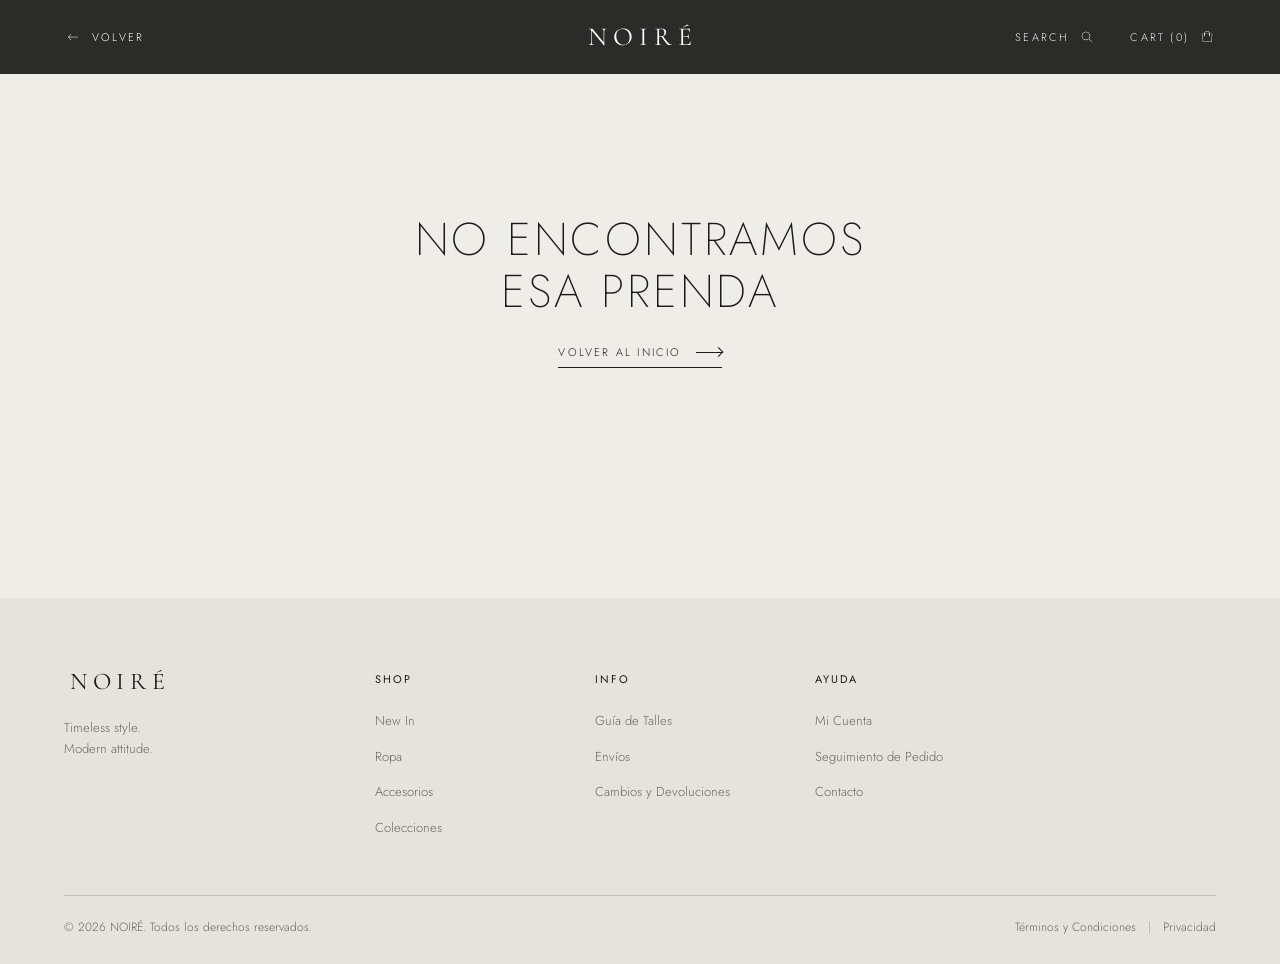
<file: producto.html>
<!DOCTYPE html>
<html lang="es">
<head>
<meta charset="UTF-8">
<meta name="viewport" content="width=device-width, initial-scale=1">
<title>NOIRÉ — Producto</title>
<meta name="description" content="Mirá cómo queda la prenda en la modelo y elegí tu color.">
<link rel="preconnect" href="https://fonts.googleapis.com">
<link rel="preconnect" href="https://fonts.gstatic.com" crossorigin>
<link href="https://fonts.googleapis.com/css2?family=Cormorant+Garamond:wght@300;400;500&family=Jost:wght@200;300;400;500&display=swap" rel="stylesheet">
<link rel="stylesheet" href="css/styles.css?v=10">
</head>
<body class="page-product">

<!-- ══════════════════════ HEADER ══════════════════════ -->
<header class="header header--static is-solid" id="header">
  <div class="header__inner">
    <a href="index.html" class="back-link">
      <img src="assets/icons/arrow-left.png" class="ico-img" alt="" aria-hidden="true">
      <span>Volver</span>
    </a>
    <a href="index.html" class="logo" aria-label="NOIRÉ — Inicio">Noiré</a>
    <div class="header__actions">
      <button class="icon-link" aria-label="Buscar">
        <span class="icon-link__label">Search</span>
        <img src="assets/icons/search.png" class="ico-img" alt="" aria-hidden="true">
      </button>
      <button class="icon-link" aria-label="Ver carrito">
        <span class="icon-link__label">Cart (<span id="cartCount">0</span>)</span>
        <img src="assets/icons/cart.png" class="ico-img" alt="" aria-hidden="true">
      </button>
    </div>
  </div>
</header>

<main class="pdp" id="pdp">
  <!-- Se completa desde js/product-page.js -->
  <p class="pdp__loading">Cargando…</p>
</main>

<!-- ══════════════════════ RELACIONADOS ══════════════════════ -->
<section class="related" id="related" hidden>
  <div class="related__head">
    <p class="eyebrow eyebrow--dark">También te puede gustar</p>
    <h2 class="section-title">Completá<br>el look</h2>
  </div>
  <ul class="related__grid" id="relatedGrid"></ul>
</section>

<!-- ══════════════════════ FOOTER ══════════════════════ -->
<footer class="footer">
  <div class="footer__top">
    <div class="footer__brand">
      <a href="index.html" class="logo logo--dark">Noiré</a>
      <p>Timeless style.<br>Modern attitude.</p>
    </div>
    <div class="footer__col">
      <h5>Shop</h5>
      <ul><li><a href="index.html#new-in">New In</a></li><li><a href="index.html#new-in">Ropa</a></li><li><a href="index.html#collections">Accesorios</a></li><li><a href="index.html#collections">Colecciones</a></li></ul>
    </div>
    <div class="footer__col">
      <h5>Info</h5>
      <ul><li><a href="#">Guía de Talles</a></li><li><a href="#">Envíos</a></li><li><a href="#">Cambios y Devoluciones</a></li></ul>
    </div>
    <div class="footer__col">
      <h5>Ayuda</h5>
      <ul><li><a href="#">Mi Cuenta</a></li><li><a href="#">Seguimiento de Pedido</a></li><li><a href="#">Contacto</a></li></ul>
    </div>
  </div>
  <div class="footer__bottom">
    <p>&copy; 2026 NOIRÉ. Todos los derechos reservados.</p>
    <p><a href="#">Términos y Condiciones</a><span>|</span><a href="#">Privacidad</a></p>
  </div>
</footer>

<script src="js/products.js?v=4"></script>
<script src="js/cart.js"></script>
<script src="js/cart-drawer.js"></script>
<script src="js/product-page.js"></script>
</body>
</html>
</file>
<file: css/styles.css>
/* ══════════════════════════════════════════════════
   NOIRÉ — Hoja de estilos principal
   ══════════════════════════════════════════════════ */

/* ---------- 1. Tokens ---------- */
:root{
  /* Color */
  --black:#0B0B0B;
  --black-soft:#141414;
  --cream:#EFEDE8;
  --cream-2:#E6E3DC;
  --white:#FFFFFF;
  --ink:#1A1A1A;
  --muted-d:#6B6763;                      /* texto secundario sobre claro */
  --muted-l:rgba(255,255,255,.62);        /* texto secundario sobre oscuro */
  --line-d:rgba(26,26,26,.18);
  --line-l:rgba(255,255,255,.28);

  /* Tipografía */
  --serif:'Cormorant Garamond','Didot','Bodoni MT',Georgia,serif;
  --sans:'Jost','Helvetica Neue',Arial,sans-serif;

  /* Layout */
  --pad:clamp(20px,5vw,64px);
  --header-h:74px;
  --ease:cubic-bezier(.22,.61,.36,1);

  /* ── Imágenes ──────────────────────────────────────
     Colocá las fotos en /assets/img con estos nombres y
     se aplican solas. Mientras no existan, se muestra un
     degradado de reemplazo (fallback) del mismo tono.   */
  --img-hero-1:url('../assets/img/hero-1.jpg');
  --img-hero-2:url('../assets/img/hero-2.jpg');
  --img-hero-3:url('../assets/img/hero-3.jpg');
  --img-look:url('../assets/img/look.jpg');
  --img-p1:url('../assets/img/p-blazer.jpg');
  --img-p2:url('../assets/img/p-trouser.jpg');
  --img-p3:url('../assets/img/p-bag.jpg');
  --img-p4:url('../assets/img/p-boots.jpg');
  --img-n1:url('../assets/img/new-1.jpg');
  --img-n2:url('../assets/img/new-2.jpg');
  --img-n3:url('../assets/img/new-3.jpg');
  --img-n4:url('../assets/img/new-4.jpg');
  --img-n5:url('../assets/img/new-5.jpg');
  --img-c1:url('../assets/img/coll-1.jpg');
  --img-c2:url('../assets/img/coll-2.jpg');
  --img-c3:url('../assets/img/coll-3.jpg');
  --img-news:url('../assets/img/news.jpg');

  --fallback-dark:linear-gradient(150deg,#2A2724 0%,#161412 55%,#0D0C0B 100%);
  --fallback-light:linear-gradient(150deg,#CFC7BB 0%,#A79C8D 60%,#8A8072 100%);

  /* Fallback de las fotos de producto: si la foto de un color
     todavía no está subida, se ve un degradado en el tono real
     de ese color (--tint) en vez de un placeholder genérico.  */
  --tint:#8A8072;
}

/* ---------- 2. Reset ---------- */
*,*::before,*::after{box-sizing:border-box}
html{scroll-behavior:smooth}
body{
  margin:0;
  background:var(--cream);
  color:var(--ink);
  font-family:var(--sans);
  font-weight:300;
  font-size:15px;
  line-height:1.65;
  -webkit-font-smoothing:antialiased;
  overflow-x:hidden;
}
body.is-locked{overflow:hidden}
h1,h2,h3,h4,h5,p,ul,figure{margin:0}
ul{list-style:none;padding:0}
a{color:inherit;text-decoration:none}
button{font:inherit;color:inherit;background:none;border:0;padding:0;cursor:pointer}
img{max-width:100%;display:block}

.ico{width:18px;height:18px;fill:none;stroke:currentColor;stroke-width:1.3;
     stroke-linecap:round;stroke-linejoin:round;flex:none}
.ico--lg{width:26px;height:26px;stroke-width:1.1}

/* Íconos como imagen (assets/icons) — misma medida que los .ico en SVG.
   Variante "-dark.png" para fondos claros, sin sufijo para fondos oscuros. */
.ico-img{width:18px;height:18px;object-fit:contain;flex:none}
.ico-img--lg{width:26px;height:26px}
.ico-img--sm{width:15px;height:15px}

/* ---------- 3. Utilidades tipográficas ---------- */
.eyebrow{
  font-size:11px;letter-spacing:.22em;text-transform:uppercase;
  font-weight:300;color:var(--muted-l);margin-bottom:22px;
}
.eyebrow--dark{color:var(--muted-d)}

.section-title{
  font-family:var(--sans);
  font-weight:200;
  font-size:clamp(30px,4vw,46px);
  line-height:1.12;
  letter-spacing:.06em;
  text-transform:uppercase;
}
.section-title--light{color:var(--white)}

.rule{display:block;width:110px;height:1px;background:var(--line-l);margin:26px 0}

.price{font-size:13px;letter-spacing:.05em;color:var(--muted-d);margin-top:4px}
.price--light{color:var(--muted-l)}

.link-arrow{
  display:inline-flex;align-items:center;gap:14px;
  font-size:11px;letter-spacing:.2em;text-transform:uppercase;
  padding-bottom:6px;border-bottom:1px solid currentColor;
  transition:gap .35s var(--ease),opacity .3s;
}
.link-arrow--light{color:var(--white)}
.link-arrow--sm{font-size:10px;letter-spacing:.16em;border-bottom-color:transparent;color:var(--muted-d)}
.link-arrow:hover{gap:24px}
.arrow{position:relative;display:inline-block;width:26px;height:1px;background:currentColor}
.arrow::after{
  content:'';position:absolute;right:0;top:50%;width:7px;height:7px;
  border-top:1px solid currentColor;border-right:1px solid currentColor;
  transform:translateY(-50%) rotate(45deg);
}
.link-arrow--sm .arrow{width:18px}

.btn{
  display:inline-block;font-size:11px;letter-spacing:.22em;text-transform:uppercase;
  padding:17px 34px;transition:.4s var(--ease);
}
.btn--ghost{border:1px solid var(--line-l);color:var(--white)}
.btn--ghost:hover{background:var(--white);color:var(--black);border-color:var(--white)}

.logo{
  font-family:var(--serif);font-size:26px;font-weight:400;
  letter-spacing:.24em;text-transform:uppercase;color:var(--white);
  line-height:1;padding-left:.24em;
}
.logo--dark{color:var(--ink);font-size:24px}

/* ---------- 4. Header ---------- */
.header{
  position:fixed;inset:0 0 auto 0;z-index:60;
  transition:background .45s var(--ease),backdrop-filter .45s;
}
.header.is-solid{background:rgba(11,11,11,.86);backdrop-filter:blur(10px)}
.header__inner{
  height:var(--header-h);padding:0 var(--pad);
  display:grid;grid-template-columns:1fr auto 1fr;align-items:center;
  color:var(--white);
}
.menu-btn{display:flex;align-items:center;gap:14px;justify-self:start}
.menu-btn__lines{display:grid;gap:5px;width:22px}
.menu-btn__lines i{display:block;height:1px;background:currentColor;transition:.35s var(--ease)}
.menu-btn:hover .menu-btn__lines i:nth-child(2){transform:scaleX(.6);transform-origin:left}
.menu-btn__label,.icon-link__label{
  font-size:11px;letter-spacing:.2em;text-transform:uppercase;
}
.header__actions{display:flex;gap:34px;justify-self:end}
.icon-link{display:flex;align-items:center;gap:9px;opacity:.92;transition:opacity .3s}
.icon-link:hover{opacity:1}

/* ---------- 5. Drawer ---------- */
.drawer{position:fixed;inset:0;z-index:80}
.drawer[hidden]{display:none}
.drawer__backdrop{position:absolute;inset:0;background:rgba(0,0,0,.55);opacity:0;transition:opacity .4s}
.drawer__panel{
  position:absolute;inset:0 auto 0 0;width:min(380px,84vw);
  background:var(--black);color:var(--white);padding:var(--pad);
  display:flex;flex-direction:column;justify-content:center;
  transform:translateX(-100%);transition:transform .5s var(--ease);
}
.drawer.is-open .drawer__backdrop{opacity:1}
.drawer.is-open .drawer__panel{transform:none}
.drawer__close{position:absolute;top:22px;right:26px;font-size:30px;line-height:1;font-weight:200}
.drawer__nav{display:grid;gap:6px}
.drawer__nav a{
  font-size:clamp(24px,4vw,34px);font-weight:200;letter-spacing:.08em;
  text-transform:uppercase;display:inline-block;transition:opacity .3s,transform .4s var(--ease);
}
.drawer__nav a:hover{opacity:.55;transform:translateX(10px)}
.drawer__foot{
  margin-top:48px;padding-top:26px;border-top:1px solid var(--line-l);
  display:flex;gap:28px;font-size:11px;letter-spacing:.2em;text-transform:uppercase;color:var(--muted-l);
}

/* ---------- 6. Hero ---------- */
.hero{position:relative;height:100svh;min-height:620px;background:var(--black);overflow:hidden}
.hero__slide{position:absolute;inset:0;opacity:0;visibility:hidden;transition:opacity .9s var(--ease),visibility .9s}
.hero__slide.is-active{opacity:1;visibility:visible}
.hero__media{
  position:absolute;inset:0;
  background-image:var(--img),var(--fallback-dark);
  background-size:cover;background-position:center 30%;
  background-repeat:no-repeat;
  transform:scale(1.06);transition:transform 8s linear;
}
.hero__slide.is-active .hero__media{transform:scale(1)}

.hero__media--portrait{background-position:center 22%}
.hero__overlay{
  position:absolute;inset:0;
  background:linear-gradient(100deg,rgba(8,8,8,.92) 0%,rgba(8,8,8,.68) 34%,rgba(8,8,8,.12) 62%,rgba(8,8,8,.35) 100%);
}
.hero__copy{
  position:relative;z-index:2;color:var(--white);
  padding:0 var(--pad);max-width:640px;
  height:100%;display:flex;flex-direction:column;justify-content:center;
}
.hero__slide.is-active .hero__copy>*{animation:rise .9s var(--ease) both}
.hero__slide.is-active .hero__copy>*:nth-child(2){animation-delay:.08s}
.hero__slide.is-active .hero__copy>*:nth-child(3){animation-delay:.14s}
.hero__slide.is-active .hero__copy>*:nth-child(4){animation-delay:.2s}
.hero__slide.is-active .hero__copy>*:nth-child(5){animation-delay:.28s}
@keyframes rise{from{opacity:0;transform:translateY(18px)}to{opacity:1;transform:none}}

.hero__title{
  font-weight:200;font-size:clamp(42px,6.2vw,74px);line-height:1.04;
  letter-spacing:.05em;text-transform:uppercase;
}
.hero__text{color:var(--muted-l);font-size:14px;margin-bottom:36px;letter-spacing:.02em}
.hero__copy .btn{align-self:flex-start}

.hero__dots{
  position:absolute;left:var(--pad);bottom:38px;z-index:3;
  display:flex;align-items:center;gap:20px;color:var(--white);
}
.hero__dot{
  font-size:11px;letter-spacing:.14em;opacity:.4;position:relative;
  padding-bottom:5px;transition:opacity .3s;
}
.hero__dot::after{
  content:'';position:absolute;left:0;bottom:0;height:1px;width:0;
  background:currentColor;transition:width .5s var(--ease);
}
.hero__dot.is-active{opacity:1}
.hero__dot.is-active::after{width:100%}
.hero__dot:hover{opacity:.85}

.hero__scroll{
  position:absolute;right:var(--pad);bottom:36px;z-index:3;color:var(--white);opacity:.75;
  animation:bob 2.4s var(--ease) infinite;
}
@keyframes bob{0%,100%{transform:translateY(0)}50%{transform:translateY(8px)}}

/* ---------- 7. Hotspots (click → precio) ---------- */
/* pointer-events:none en el contenedor: es un overlay del tamaño
   completo del hero, y sin esto tapa clics de todo lo que esté debajo
   (ej. el botón "Explore Collection") aunque ahí no haya ningún punto
   dibujado. Los hotspots reactivan pointer-events para sí mismos. */
.hotspots{position:absolute;inset:0;z-index:3;pointer-events:none}
.hotspot{
  position:absolute;left:var(--x);top:var(--y);
  transform:translate(-50%,-50%);
  display:flex;align-items:center;gap:0;
  color:var(--white);
  pointer-events:auto;
}

/* Posiciones por prenda, hero "The After Hours" (hero-1.jpg).
   La imagen se recorta con background-size:cover — el recorte horizontal
   cambia mucho entre mobile (angosto, corta casi todo el ancho) y desktop
   (ancho, corta poco o nada), así que un solo %,% no sirve para los dos:
   se define un valor para desktop y se pisa en mobile. */
.hotspot--h1-blazer{ --x:60%; --y:47%; }
.hotspot--h1-vest{ --x:67%; --y:62%; }

/* Hero "Quiet Luxury" (hero-2.jpg) */
.hotspot--h2-coat{ --x:74%; --y:27%; }
.hotspot--h2-jean{ --x:73%; --y:68%; }

/* Hero "Night Stories" (hero-3.jpg) */
.hotspot--h3-dress{ --x:74%; --y:42%; }
.hotspot--h3-boots{ --x:71%; --y:85%; }

@media (max-width:600px){
  /* El título de cada slide ocupa casi todo el ancho entre ~28% y ~66%
     de la altura del hero en mobile, así que los hotspots van todos
     debajo de ese bloque de texto para no superponerse. */
  /* En el hero-2, con recorte "center" el modelo queda casi fuera de
     cuadro en mobile (solo se ve un borde pegado a la pared). Se
     desplaza el encuadre hacia la derecha para que se vea completa. */
  .hero__media--offset-right{ background-position:80% 30%; }

  .hotspot--h1-blazer{ --x:85%; --y:74%; }
  .hotspot--h1-vest{ --x:85%; --y:64%; }
  .hotspot--h2-coat{ --x:42%; --y:23%; }
  .hotspot--h2-jean{ --x:62%; --y:90%; }
  .hotspot--h3-dress{ --x:85%; --y:74%; }
  .hotspot--h3-boots{ --x:68%; --y:90%; }
}
.hotspot__toggle{
  display:flex;align-items:center;gap:0;color:inherit;cursor:pointer;
}
.hotspot__dot{
  position:relative;width:30px;height:30px;flex:none;
  border:1px solid rgba(255,255,255,.75);border-radius:50%;
  display:grid;place-items:center;background:rgba(0,0,0,.18);
  backdrop-filter:blur(2px);
  transition:background .35s var(--ease),transform .35s var(--ease),border-color .35s;
}
.hotspot__dot::after{                     /* halo pulsante */
  content:'';position:absolute;inset:-1px;border-radius:50%;
  border:1px solid rgba(255,255,255,.5);
  animation:pulse 2.6s var(--ease) infinite;
}
@keyframes pulse{0%{transform:scale(1);opacity:.7}70%{transform:scale(1.75);opacity:0}100%{opacity:0}}
.hotspot:hover .hotspot__dot{background:var(--white);color:var(--black);transform:scale(1.06)}
.hotspot__plus{position:relative;width:11px;height:11px}
.hotspot__plus::before,.hotspot__plus::after{
  content:'';position:absolute;inset:0;margin:auto;background:currentColor;transition:transform .35s var(--ease);
}
.hotspot__plus::before{width:11px;height:1px}
.hotspot__plus::after{width:1px;height:11px}
.hotspot.is-open .hotspot__plus::after{transform:rotate(90deg)}
.hotspot.is-open .hotspot__dot{background:var(--white);color:var(--black);border-color:var(--white)}
.hotspot.is-open .hotspot__dot::after{animation:none;opacity:0}

.hotspot__line{
  height:1px;width:0;background:rgba(255,255,255,.6);
  transition:width .45s var(--ease);
}
.hotspot__card{
  display:grid;gap:2px;white-space:nowrap;text-align:left;
  opacity:0;transform:translateX(-8px);pointer-events:none;
  transition:opacity .4s var(--ease) .1s,transform .45s var(--ease) .1s;
}
.hotspot.is-open .hotspot__line{width:112px}
.hotspot.is-open .hotspot__card{opacity:1;transform:none;pointer-events:auto}

/* Variante: la ficha se abre hacia la izquierda en vez de la derecha
   (para puntos ubicados cerca del borde derecho de la foto). */
.hotspot--left{flex-direction:row-reverse}
.hotspot--left .hotspot__card{transform:translateX(8px);text-align:right}
.hotspot__name{font-size:11px;letter-spacing:.18em;text-transform:uppercase}
.hotspot__price{font-size:12px;letter-spacing:.06em;color:var(--muted-l)}
.hotspot__link{
  margin-top:4px;font-size:10px;letter-spacing:.1em;text-transform:uppercase;
  color:var(--white);text-decoration:underline;text-underline-offset:3px;opacity:.8;
  transition:opacity .3s;
}
.hotspot__link:hover{opacity:1}

/* variante sin tarjeta (Shop the Look) */
.hotspot--plain .hotspot__dot{width:34px;height:34px}

/* ---------- 8. Shop the Look ---------- */
.stl{
  background:var(--cream);
  display:grid;grid-template-columns:1fr 1.05fr 1fr;align-items:stretch;
}
.stl__intro{padding:clamp(48px,7vw,90px) var(--pad);display:flex;flex-direction:column;justify-content:center}
.stl__text{color:var(--muted-d);font-size:14px;max-width:250px;margin:30px 0 44px}
.stl__intro .link-arrow{align-self:flex-start}

.stl__media{position:relative;min-height:440px;background:var(--black)}
.stl__img{
  position:absolute;inset:0;
  background-image:var(--img),var(--fallback-light);
  background-size:cover;background-position:center;
}
.stl__media .hotspot{z-index:2}

.stl__list{
  display:flex;flex-direction:column;justify-content:center;gap:8px;
  padding:clamp(30px,4vw,54px) var(--pad) clamp(30px,4vw,54px) clamp(24px,3vw,44px);
}
.stl__item{
  display:grid;grid-template-columns:74px 1fr;gap:20px;align-items:center;
  padding:12px;border:1px solid transparent;transition:border-color .4s,background .4s;
}
.stl__item:hover,.stl__item.is-flash{border-color:var(--line-d);background:rgba(255,255,255,.5)}
.stl__thumb{
  aspect-ratio:3/4;background-image:var(--img),var(--fallback-light);
  background-size:cover;background-position:center;
}
.stl__info h3{font-size:11px;letter-spacing:.18em;text-transform:uppercase;font-weight:400}
.stl__info .link-arrow{margin-top:10px}

/* ---------- 9. New In ---------- */
.newin{
  background:var(--black);color:var(--white);
  display:grid;grid-template-columns:minmax(240px,1fr) 3fr;gap:clamp(24px,4vw,60px);
  padding:clamp(52px,7vw,96px) var(--pad);
  align-items:center;
}
.newin__intro{display:flex;flex-direction:column}
.newin__intro .section-title{margin-bottom:auto}
.newin__intro .link-arrow{align-self:flex-start;margin-top:clamp(36px,6vw,90px)}
.newin__right{position:relative;min-width:0}
.newin__track{
  display:flex;gap:clamp(12px,1.6vw,22px);
  overflow-x:auto;scroll-behavior:smooth;scroll-snap-type:x mandatory;
  padding-bottom:8px;
  scrollbar-width:none;
}
.newin__track::-webkit-scrollbar{display:none}
.card{flex:0 0 calc(25% - 18px);min-width:190px;scroll-snap-align:start}
.card__media{
  position:relative;display:block;aspect-ratio:3/4;overflow:hidden;
  background-image:var(--img),
    linear-gradient(160deg,color-mix(in srgb,var(--tint) 70%,white 10%),color-mix(in srgb,var(--tint) 88%,black 22%));
  background-size:cover;background-position:center;
  transition:filter .5s var(--ease);
}
/* Fotos de cuerpo entero muy verticales: el recorte "center" por
   defecto corta la cara. Se sube el punto de referencia para que la
   cabeza quede siempre entera. */
#newinTrack .card:nth-child(1) .card__media{background-position:center 22%}
.card__media::after{
  content:'';position:absolute;inset:0;background:rgba(0,0,0,.28);
  opacity:0;transition:opacity .45s var(--ease);
}
.card__quick{
  position:absolute;z-index:2;left:50%;top:50%;transform:translate(-50%,-40%);
  font-size:10px;letter-spacing:.2em;text-transform:uppercase;color:var(--white);
  border:1px solid rgba(255,255,255,.7);padding:10px 18px;
  opacity:0;transition:opacity .45s var(--ease),transform .45s var(--ease);
}
.card:hover .card__media::after{opacity:1}
.card:hover .card__quick{opacity:1;transform:translate(-50%,-50%)}
.card__name{
  margin-top:16px;font-size:11px;letter-spacing:.18em;text-transform:uppercase;font-weight:400;
}
.newin__nav{display:flex;gap:12px;justify-content:flex-end;margin-top:22px}
.round-btn{
  width:44px;height:44px;border:1px solid var(--line-l);border-radius:50%;
  display:grid;place-items:center;color:var(--white);transition:.4s var(--ease);
}
.round-btn:hover{background:var(--white);color:var(--black)}
.round-btn:hover .ico-img{filter:invert(1)}
.round-btn:disabled{opacity:.28;cursor:default}
.round-btn:disabled:hover{background:none;color:var(--white)}

/* ---------- 10. Collections ---------- */
.collections{
  background:var(--cream);
  display:grid;grid-template-columns:minmax(230px,1fr) 2.6fr;gap:clamp(24px,4vw,60px);
  padding:clamp(52px,7vw,96px) var(--pad);align-items:center;
}
.collections__intro{display:flex;flex-direction:column}
.collections__text{color:var(--muted-d);font-size:14px;margin:28px 0 40px}
.collections__intro .link-arrow{align-self:flex-start}
.collections__grid{display:grid;grid-template-columns:repeat(3,1fr);gap:4px}
.coll{
  position:relative;aspect-ratio:3/4.1;overflow:hidden;color:var(--white);
  background-image:var(--img),var(--fallback-light);
  background-size:cover;background-position:center;
  display:flex;flex-direction:column;justify-content:flex-end;
  padding:26px;
}
/* Igual que en New In: subir el recorte para no cortar la cara en las
   fotos de cuerpo entero más verticales — clave en la grilla mobile
   (1 columna, aspect-ratio 16/11) donde la ventana visible es mucho
   más chica y un % alto termina cortando justo por los ojos. */
.collections__grid .coll:nth-child(1){background-position:center 3%}
.collections__grid .coll:nth-child(2){background-position:center 5%}
.collections__grid .coll:nth-child(3){background-position:center 5%}
.coll::after{
  content:'';position:absolute;inset:0;
  background:linear-gradient(to top,rgba(0,0,0,.72),rgba(0,0,0,.06) 62%);
  transition:background .5s var(--ease);
}
.coll:hover::after{background:linear-gradient(to top,rgba(0,0,0,.82),rgba(0,0,0,.28) 70%)}
.coll__num{position:absolute;z-index:2;left:26px;bottom:88px;font-size:11px;letter-spacing:.18em;opacity:.85}
.coll__body{position:relative;z-index:2;display:grid;gap:6px;transition:transform .5s var(--ease)}
.coll:hover .coll__body{transform:translateY(-6px)}
.coll__name{font-size:clamp(15px,1.5vw,19px);letter-spacing:.16em;text-transform:uppercase;font-weight:300}
.coll__desc{font-size:12px;color:var(--muted-l)}

/* ---------- 11. Newsletter ---------- */
.news{
  background:var(--black);color:var(--white);
  display:grid;grid-template-columns:1fr 1fr;align-items:center;
}
.news__copy{padding:clamp(52px,7vw,100px) var(--pad)}
.news__text{color:var(--muted-l);font-size:14px;margin:22px 0 34px;max-width:340px}
.news__form{position:relative;display:flex;align-items:center;max-width:390px;border:1px solid var(--line-l)}
.news__form input{
  flex:1;background:none;border:0;outline:none;color:var(--white);
  padding:16px 18px;font-size:11px;letter-spacing:.2em;text-transform:uppercase;font-family:var(--sans);
}
.news__form input::placeholder{color:rgba(255,255,255,.45)}
.news__form input:focus-visible{background:rgba(255,255,255,.05)}
.news__form button{
  width:52px;height:52px;display:grid;place-items:center;
  border-left:1px solid var(--line-l);transition:.4s var(--ease);
}
.news__form button:hover{background:var(--white);color:var(--black)}
.news__form button:hover .ico-img{filter:invert(1)}
.news__msg{
  position:absolute;left:0;top:calc(100% + 10px);font-size:11px;letter-spacing:.14em;
  text-transform:uppercase;color:var(--muted-l);opacity:0;transition:opacity .35s;
}
.news__msg.is-on{opacity:1}
.news__media{
  align-self:stretch;min-height:400px;
  background-image:var(--img),var(--fallback-dark);
  background-size:cover;background-position:center 30%;
  filter:grayscale(1) contrast(1.05);
}

/* ---------- 12. Benefits ---------- */
.benefits{
  background:var(--black-soft);color:var(--white);
  border-top:1px solid rgba(255,255,255,.08);
  display:grid;grid-template-columns:repeat(4,1fr);gap:clamp(16px,2.6vw,40px);
  padding:34px var(--pad);
}
.benefit{display:flex;align-items:center;gap:16px}
.benefit h4{font-size:11px;letter-spacing:.18em;text-transform:uppercase;font-weight:400}
.benefit p{font-size:12px;color:var(--muted-l);margin-top:2px}

/* ---------- 13. Footer ---------- */
.footer{background:var(--cream-2);padding:clamp(44px,6vw,72px) var(--pad) 26px}
.footer__top{
  display:grid;grid-template-columns:1.5fr repeat(4,1fr);gap:clamp(22px,3vw,44px);
  padding-bottom:44px;
}
.footer__brand p{color:var(--muted-d);font-size:13px;margin-top:20px}
.footer__col h5{font-size:11px;letter-spacing:.2em;text-transform:uppercase;font-weight:400;margin-bottom:20px}
.footer__col li{margin-bottom:11px}
.footer__col a{font-size:13px;color:var(--muted-d);transition:color .3s}
.footer__col a:hover{color:var(--ink)}
.footer__social a{display:flex;align-items:center;gap:10px}
.footer__bottom{
  border-top:1px solid var(--line-d);padding-top:22px;
  display:flex;justify-content:space-between;gap:16px;flex-wrap:wrap;
  font-size:12px;color:var(--muted-d);
}
.footer__bottom span{margin:0 12px;opacity:.5}

/* ---------- 14. Accesibilidad ---------- */
:focus-visible{outline:1px solid currentColor;outline-offset:4px}
@media (prefers-reduced-motion:reduce){
  *,*::before,*::after{animation-duration:.01ms!important;animation-iteration-count:1!important;transition-duration:.01ms!important}
  html{scroll-behavior:auto}
}

/* ---------- 15. Responsive ---------- */
@media (max-width:1080px){
  .stl{grid-template-columns:1fr 1fr}
  .stl__intro{grid-column:1/-1;padding-bottom:0}
  .newin,.collections{grid-template-columns:1fr}
  .newin__intro .link-arrow,.collections__intro .link-arrow{margin-top:28px}
  .card{flex:0 0 calc(33.333% - 16px)}
  .benefits{grid-template-columns:repeat(2,1fr);gap:26px}
  .footer__top{grid-template-columns:1fr 1fr 1fr}
}
@media (max-width:820px){
  :root{--header-h:64px}
  .icon-link__label{display:none}
  .header__actions{gap:20px}
  .hero__overlay{background:linear-gradient(180deg,rgba(8,8,8,.72) 0%,rgba(8,8,8,.22) 45%,rgba(8,8,8,.12) 70%,rgba(8,8,8,.55) 100%)}
  .hero__copy{max-width:none}
  .hotspot__card{white-space:normal;max-width:120px}
  .hotspot.is-open .hotspot__line{width:34px}
  .stl{grid-template-columns:1fr}
  .stl__media{min-height:70vw}
  .stl__list{padding:24px var(--pad) 48px}
  .news{grid-template-columns:1fr}
  .news__media{min-height:60vw;order:-1}
  .card{flex:0 0 calc(50% - 12px);min-width:0}
  .footer__top{grid-template-columns:1fr 1fr;gap:32px}
  .footer__brand{grid-column:1/-1}
}
@media (max-width:520px){
  .benefits{grid-template-columns:1fr}
  .collections__grid{grid-template-columns:1fr;gap:6px}
  .coll{aspect-ratio:16/11}
  .coll__num{bottom:auto;top:26px}
  .hero__dots{gap:14px}
}

/* ══════════════════════════════════════════════════
   16. Página de producto (PDP)
   ══════════════════════════════════════════════════ */
.header--static{position:sticky;top:0}
.back-link{
  justify-self:start;display:flex;align-items:center;gap:10px;
  font-size:11px;letter-spacing:.2em;text-transform:uppercase;color:var(--white);
  transition:gap .35s var(--ease);
}
.back-link:hover{gap:16px}
.page-product{background:var(--cream)}

.pdp{max-width:1360px;margin:0 auto;padding:0 var(--pad) clamp(60px,7vw,100px)}
.pdp__loading{padding:120px var(--pad);text-align:center;color:var(--muted-d)}
.pdp__empty{padding:140px var(--pad);text-align:center;display:grid;gap:26px;justify-items:center}

.crumbs{
  padding:22px 0 8px;display:flex;gap:10px;flex-wrap:wrap;
  font-size:11px;letter-spacing:.1em;text-transform:uppercase;color:var(--muted-d);
}
.crumbs a{transition:color .3s}
.crumbs a:hover{color:var(--ink)}
.crumbs span{opacity:.5}
.crumbs em{font-style:normal;color:var(--ink)}

.pdp__grid{display:grid;grid-template-columns:1.15fr 1fr;gap:clamp(30px,4vw,72px);padding-top:18px}

/* --- Galería --- */
.gallery{display:grid;grid-template-columns:84px 1fr;gap:16px;align-content:start}
.gallery__thumbs{display:flex;flex-direction:column;gap:10px}
.thumb{
  position:relative;aspect-ratio:3/4;overflow:hidden;border:1px solid transparent;
  background-image:var(--img),linear-gradient(160deg,color-mix(in srgb,var(--tint) 70%,white 10%),color-mix(in srgb,var(--tint) 88%,black 22%));
  background-size:cover;background-position:center;transition:border-color .3s;
}
.thumb.is-active{border-color:var(--ink)}
.thumb:hover{border-color:var(--line-d)}
.thumb__label{
  position:absolute;left:0;right:0;bottom:0;padding:5px 6px;
  font-size:8.5px;letter-spacing:.06em;text-transform:uppercase;text-align:center;
  color:var(--white);background:rgba(0,0,0,.5);
  opacity:0;transition:opacity .3s;
}
.thumb:hover .thumb__label,.thumb.is-active .thumb__label{opacity:1}

.gallery__stage{position:relative}
.gallery__img{
  aspect-ratio:4/5;background-image:var(--img),
    linear-gradient(160deg,color-mix(in srgb,var(--tint) 70%,white 10%),color-mix(in srgb,var(--tint) 88%,black 22%));
  background-size:cover;background-position:center;
  transition:opacity .35s var(--ease);
}
.gallery__caption{
  margin-top:14px;font-size:11px;letter-spacing:.16em;text-transform:uppercase;
  color:var(--muted-d);text-align:right;
}

/* --- Info --- */
.pinfo{padding-top:4px}
.pinfo__name{
  font-family:var(--sans);font-weight:200;font-size:clamp(26px,3vw,36px);
  letter-spacing:.05em;text-transform:uppercase;margin-top:10px;
}
.pinfo__price{font-size:18px;color:var(--ink);margin-top:14px;letter-spacing:.02em}
.pinfo__desc{color:var(--muted-d);font-size:14px;line-height:1.75;margin-top:22px;max-width:44ch}

.picker{margin-top:34px}
.picker__head{display:flex;align-items:center;justify-content:space-between;margin-bottom:14px}
.picker__label{font-size:11px;letter-spacing:.18em;text-transform:uppercase}
.picker__value{font-size:12px;color:var(--muted-d)}
.picker__guide{font-size:11px;letter-spacing:.1em;text-decoration:underline;color:var(--muted-d);transition:color .3s}
.picker__guide:hover{color:var(--ink)}

.swatches{display:flex;flex-wrap:wrap;gap:10px}
.swatch{
  display:flex;align-items:center;gap:9px;padding:7px 12px 7px 7px;
  border:1px solid var(--line-d);background:transparent;transition:.3s var(--ease);
}
.swatch__chip{
  width:22px;height:22px;border-radius:50%;background:var(--chip);
  border:1px solid rgba(0,0,0,.12);flex:none;
}
.swatch__name{font-size:11px;letter-spacing:.06em}
.swatch:hover:not(:disabled){border-color:var(--ink)}
.swatch.is-active{border-color:var(--ink);background:rgba(0,0,0,.04)}
.swatch.is-out{position:relative;opacity:.4;cursor:not-allowed}
.swatch.is-out .swatch__chip::after{
  content:'';position:absolute;inset:0;margin:auto;width:26px;height:1px;
  background:var(--ink);transform:rotate(45deg);
}
.swatch.is-out .swatch__chip{position:relative}

.sizes{display:flex;flex-wrap:wrap;gap:8px}
.size{
  min-width:46px;height:46px;padding:0 10px;border:1px solid var(--line-d);
  font-size:12px;letter-spacing:.04em;transition:.3s var(--ease);
}
.size:hover:not(:disabled){border-color:var(--ink)}
.size.is-active{background:var(--ink);color:var(--white);border-color:var(--ink)}
.size.is-out{
  color:var(--muted-d);cursor:not-allowed;opacity:.5;
  background:repeating-linear-gradient(135deg,transparent 0 5px,rgba(26,26,26,.14) 5px 6px);
}

.stock-note{margin-top:12px;font-size:12px;color:var(--muted-d)}
.stock-note.is-low{color:#8A5A2B}
.stock-note.is-out{color:#A3372E}

.btn--solid{
  margin-top:30px;width:100%;text-align:center;background:var(--ink);color:var(--white);
  border:1px solid var(--ink);
}
.btn--solid:hover{background:transparent;color:var(--ink)}
.btn--solid:disabled{background:var(--muted-d);border-color:var(--muted-d);cursor:not-allowed}
.btn--solid:disabled:hover{color:var(--white)}

.pdp__msg{
  margin-top:12px;font-size:12px;letter-spacing:.06em;color:var(--ink);
  opacity:0;transition:opacity .35s;
}
.pdp__msg.is-on{opacity:1}
.pdp__msg.is-err{color:#A3372E}

.pinfo__care{
  margin-top:40px;padding-top:26px;border-top:1px solid var(--line-d);
  display:grid;gap:9px;
}
.pinfo__care li{font-size:12.5px;color:var(--muted-d);padding-left:16px;position:relative}
.pinfo__care li::before{content:'—';position:absolute;left:0;color:var(--muted-d)}

/* --- Relacionados --- */
.related{background:var(--black);color:var(--white);padding:clamp(56px,7vw,96px) var(--pad)}
.related__head{max-width:1360px;margin:0 auto;display:flex;align-items:baseline;gap:26px;flex-wrap:wrap;margin-bottom:clamp(30px,4vw,50px)}
.related__grid{
  max-width:1360px;margin:0 auto;display:grid;grid-template-columns:repeat(4,1fr);gap:clamp(14px,2vw,24px);
}
.card--light .card__name{color:var(--white)}
.card--light .price{color:var(--muted-l)}
.card__media[style*="--img"]{background-size:cover;background-position:center}

/* --- Catálogo (catalogo.html) --- */
.shop{max-width:1360px;margin:0 auto;padding:0 var(--pad) clamp(70px,8vw,110px)}
.shop__head{max-width:640px;padding-top:8px}
.shop__text{color:var(--muted-d);font-size:14px;margin-top:20px;max-width:440px}

.shop__filters{
  display:flex;flex-wrap:wrap;gap:10px;margin-top:clamp(30px,4vw,44px);
}
.filter-pill{
  padding:10px 18px;border:1px solid var(--line-d);border-radius:999px;
  font-size:11px;letter-spacing:.14em;text-transform:uppercase;color:var(--muted-d);
  transition:.3s var(--ease);
}
.filter-pill__count{opacity:.6;font-size:10px}
.filter-pill:hover{border-color:var(--ink);color:var(--ink)}
.filter-pill.is-active{background:var(--ink);border-color:var(--ink);color:var(--white)}
.filter-pill.is-active .filter-pill__count{opacity:.75}

.shop__count{margin-top:24px;font-size:12px;color:var(--muted-d)}

.shop__grid{
  display:grid;grid-template-columns:repeat(4,1fr);gap:clamp(16px,2vw,26px);
  margin-top:18px;
}
.shop__grid .card__media{position:relative}
.card__badge{
  position:absolute;z-index:2;left:12px;top:12px;
  font-size:10px;letter-spacing:.12em;text-transform:uppercase;color:var(--white);
  background:rgba(11,11,11,.78);padding:5px 10px;
}

.mini-swatches{display:flex;gap:6px;margin-top:10px}
.mini-swatch{
  width:14px;height:14px;border-radius:50%;background:var(--chip);
  border:1px solid rgba(0,0,0,.15);position:relative;flex:none;
}
.mini-swatch.is-out{opacity:.35}
.mini-swatch.is-out::after{
  content:'';position:absolute;inset:0;margin:auto;width:16px;height:1px;
  background:var(--ink);transform:rotate(45deg);
}
.shop__empty{grid-column:1/-1;padding:60px 0;text-align:center;color:var(--muted-d);font-size:14px}
#shopClear{margin-top:26px}

/* --- Armá tu look (armar-look.html) --- */
.page-looklab{background:var(--black)}
.looklab{max-width:1440px;margin:0 auto;padding:clamp(28px,4vw,48px) var(--pad) 0;color:var(--white)}
.looklab__intro{max-width:640px}
.looklab__text{color:var(--muted-l);font-size:14px;margin-top:18px;max-width:460px}

.looklab__layout{
  display:grid;grid-template-columns:1.3fr 1fr;gap:clamp(20px,3vw,40px);
  margin-top:clamp(32px,4vw,48px);align-items:start;
}

/* Tablero: cada prenda elegida, o un hueco para agregarla */
.board{
  display:grid;grid-template-columns:repeat(3,1fr);gap:10px;
  background:var(--black-soft);border:1px solid rgba(255,255,255,.08);padding:14px;
}
.board__tile{
  position:relative;aspect-ratio:3/4;overflow:hidden;background:rgba(255,255,255,.03);
}
.board__img{
  position:absolute;inset:0;background-image:var(--img);
  background-size:cover;background-position:center 18%;
}
.board__remove{
  position:absolute;z-index:2;top:8px;right:8px;width:26px;height:26px;
  border-radius:50%;background:rgba(11,11,11,.7);display:grid;place-items:center;
  opacity:0;transition:opacity .3s var(--ease);
}
.board__tile:hover .board__remove{opacity:1}
.board__info{
  position:absolute;z-index:2;inset:auto 0 0 0;padding:10px;
  background:linear-gradient(to top,rgba(0,0,0,.85),rgba(0,0,0,0));
  display:grid;gap:2px;
}
.board__slot{font-size:9px;letter-spacing:.16em;text-transform:uppercase;color:var(--muted-l)}
.board__name{font-size:11px;letter-spacing:.03em}
.board__price{font-size:11px;color:var(--muted-l)}

.board__tile--empty{
  display:flex;flex-direction:column;align-items:center;justify-content:center;gap:8px;
  border:1px dashed rgba(255,255,255,.25);color:var(--muted-l);
  transition:border-color .3s var(--ease),color .3s var(--ease);
}
.board__tile--empty:hover{border-color:var(--white);color:var(--white)}
.board__plus{font-size:22px;font-weight:200;line-height:1}
.board__empty-label{font-size:10px;letter-spacing:.14em;text-transform:uppercase;text-align:center;padding:0 8px}

/* Selector: tabs por lugar + opciones del que está activo */
.picker{border:1px solid rgba(255,255,255,.08);padding:18px}
.picker-slots{display:flex;flex-wrap:wrap;gap:8px;padding-bottom:16px;border-bottom:1px solid rgba(255,255,255,.08)}
.slot-tab{
  padding:8px 14px;border:1px solid rgba(255,255,255,.2);border-radius:999px;
  font-size:10px;letter-spacing:.1em;text-transform:uppercase;color:var(--muted-l);
  transition:.3s var(--ease);
}
.slot-tab__count{opacity:.6;font-size:9px}
.slot-tab:hover{border-color:var(--white);color:var(--white)}
.slot-tab.is-active{background:var(--white);border-color:var(--white);color:var(--black)}
.slot-tab.is-filled:not(.is-active)::after{content:'';display:inline-block;width:5px;height:5px;border-radius:50%;background:var(--white);margin-left:6px;vertical-align:middle}

.picker-options{display:grid;gap:22px;margin-top:18px;max-height:520px;overflow-y:auto;padding-right:4px}
.picker-options__empty{color:var(--muted-l);font-size:13px}
.option__head{display:flex;justify-content:space-between;align-items:baseline;margin-bottom:10px}
.option__name{font-size:12px;letter-spacing:.06em}
.option__price{font-size:11px;color:var(--muted-l)}

.looklab .swatches{display:flex;flex-wrap:wrap;gap:8px}
.looklab .swatch{border-color:rgba(255,255,255,.22);color:var(--white)}
.looklab .swatch:hover:not(:disabled){border-color:var(--white)}
.looklab .swatch.is-active{border-color:var(--white);background:rgba(255,255,255,.1)}
.looklab .swatch.is-out .swatch__chip::after{background:var(--white)}

/* Resumen fijo abajo */
.looklab__summary{
  position:sticky;bottom:0;z-index:5;margin-top:clamp(28px,4vw,44px);
  background:rgba(11,11,11,.92);backdrop-filter:blur(10px);
  border-top:1px solid rgba(255,255,255,.12);
  padding:18px var(--pad);
  display:flex;align-items:center;justify-content:space-between;flex-wrap:wrap;gap:14px;
}
.looklab__summary-info{display:flex;align-items:baseline;gap:16px}
.looklab__summary-count{font-size:12px;color:var(--muted-l)}
.looklab__summary-total{font-size:20px;font-family:var(--serif)}
.looklab__summary-actions{display:flex;align-items:center;gap:22px}
#addLookBtn:disabled{opacity:.35;cursor:not-allowed}
#addLookBtn:disabled:hover{background:none;color:var(--white)}
.looklab__summary-msg{
  flex-basis:100%;font-size:12px;color:var(--muted-l);opacity:0;transition:opacity .3s;
}
.looklab__summary-msg.is-on{opacity:1}

/* --- Look 01 (look.html): el look curado, completo, con precio total --- */
.looklook{background:var(--black)}
.look-hero{
  display:grid;grid-template-columns:1fr 1.1fr 1fr;gap:clamp(20px,3vw,50px);
  align-items:center;max-width:1440px;margin:0 auto;
  padding:clamp(40px,6vw,80px) var(--pad);color:var(--white);
}
.look-hero__intro{display:flex;flex-direction:column}
.look-hero__text{color:var(--muted-l);font-size:14px;max-width:340px;margin-bottom:30px}
.look-hero__buy{display:flex;align-items:center;gap:20px;margin-bottom:22px;flex-wrap:wrap}
.look-hero__price{font-family:var(--serif);font-size:22px}
.look-hero__intro .link-arrow{align-self:flex-start}
.look-hero__msg{margin-top:16px;font-size:12px;color:var(--muted-l);opacity:0;transition:opacity .3s}
.look-hero__msg.is-on{opacity:1}

.look-hero__stage{position:relative;aspect-ratio:2/3;overflow:hidden;background:var(--black-soft)}
.look-hero__img{
  position:absolute;inset:0;background-image:var(--img);
  background-size:cover;background-position:center;
}
.look-hero__stage .hotspots{position:absolute;inset:0;z-index:3}

.look-hero__list{padding:0;justify-content:center}
.look-hero__list .stl__info h3{color:var(--white)}
.look-hero__list .price{color:var(--muted-l)}
.look-hero__list .link-arrow--sm{color:var(--muted-l)}
.look-hero__list .stl__item{border-color:transparent}
.look-hero__list .stl__item:hover,.look-hero__list .stl__item.is-flash{
  border-color:rgba(255,255,255,.16);background:rgba(255,255,255,.05);
}
.look-hero__list .stl__thumb{background-size:cover;background-position:center 18%}

/* Detalles del look: foto | texto | foto, todo en negro */
.look-details{
  display:grid;grid-template-columns:1fr 1.1fr 1fr;
  max-width:1440px;margin:0 auto;color:var(--white);
}
.look-details__img{aspect-ratio:3/4;background-image:var(--img);background-size:cover;background-position:center 16%}
.look-details__body{padding:clamp(40px,5vw,64px) clamp(24px,3vw,40px)}
.look-details__list{display:grid;gap:clamp(24px,3vw,34px);margin-top:clamp(28px,4vw,40px)}
.look-details__list li{display:flex;gap:16px;align-items:flex-start}
.look-details__list h4{font-size:12px;letter-spacing:.1em;text-transform:uppercase;font-weight:400;margin-bottom:6px}
.look-details__list p{font-size:13px;color:var(--muted-l)}
.look-details__list .ico-img{margin-top:2px}

/* --- Descubrí lo nuevo (descubri.html) --- */
.back-row{background:var(--black);padding:22px var(--pad) 0}
.page-looklab .back-row + main,
.page-looklab .back-row + .discover{padding-top:0}

.discover{background:var(--black);color:var(--white);max-width:1600px;margin:0 auto;padding:0 var(--pad) clamp(60px,7vw,100px)}
.discover__head{
  display:flex;justify-content:space-between;align-items:flex-end;flex-wrap:wrap;gap:16px;
  padding:clamp(28px,4vw,44px) 0 clamp(24px,3vw,36px);
}
.discover__text{color:var(--muted-l);font-size:14px;margin-top:16px;max-width:420px}

.discover__layout{display:grid;grid-template-columns:220px 1fr;gap:clamp(24px,3vw,48px);align-items:start}

/* Sidebar */
.discover__sidebar-title{font-size:11px;letter-spacing:.18em;text-transform:uppercase;margin-bottom:18px;color:var(--muted-l)}
.filter-group{border-top:1px solid rgba(255,255,255,.1);padding:14px 0}
.filter-group__head{
  width:100%;display:flex;justify-content:space-between;align-items:center;
  font-size:11px;letter-spacing:.12em;text-transform:uppercase;color:var(--white);
}
.filter-group__icon{color:var(--muted-l);font-size:13px}
.filter-group__list{
  display:grid;gap:10px;margin-top:14px;
  max-height:0;overflow:hidden;transition:max-height .35s var(--ease);
}
.filter-group.is-open .filter-group__list{max-height:260px}
.filter-group__list a{font-size:13px;color:var(--muted-l);transition:color .3s}
.filter-group__list a:hover{color:var(--white)}

.discover__newin{
  display:block;margin-top:30px;border:1px solid rgba(255,255,255,.1);
  transition:border-color .3s var(--ease);
}
.discover__newin:hover{border-color:rgba(255,255,255,.35)}
.discover__newin-img{aspect-ratio:3/4;background-image:var(--img);background-size:cover;background-position:center 18%}
.discover__newin-body{padding:16px}
.discover__newin-body h3{font-size:14px;font-weight:300;letter-spacing:.02em;margin:8px 0 14px}
.discover__newin-body .eyebrow{margin-bottom:0}

/* Grillas de contenido — reusa .coll (definido para index.html) */
.discover__section{margin-top:clamp(44px,6vw,64px)}
.discover__section-head{display:flex;justify-content:space-between;align-items:baseline;margin-bottom:22px;gap:16px;flex-wrap:wrap}
.discover__section-head .section-title{font-size:clamp(20px,2.4vw,26px)}

.discover__grid{display:grid;gap:4px}
.discover__grid--4{grid-template-columns:repeat(4,1fr)}
.discover__grid--5{grid-template-columns:repeat(5,1fr)}
.discover__grid--7{grid-template-columns:repeat(7,1fr);gap:10px}

.discover .coll__cta{
  font-size:10px;letter-spacing:.12em;text-transform:uppercase;color:var(--white);
  display:inline-flex;align-items:center;gap:10px;margin-top:4px;opacity:0;
  transform:translateY(4px);transition:opacity .35s var(--ease),transform .35s var(--ease);
}
.discover .coll:hover .coll__cta{opacity:1;transform:none}
.coll--sm{aspect-ratio:3/3.6}

/* Tarjetas de color: más chicas, solo foto + nombre abajo */
.color-card{
  position:relative;aspect-ratio:3/4;overflow:hidden;display:block;
  background-image:var(--img);background-size:cover;background-position:center 18%;
}
.color-card::after{
  content:'';position:absolute;inset:0;
  background:linear-gradient(to top,rgba(0,0,0,.75),rgba(0,0,0,0) 55%);
}
.color-card span{
  position:absolute;z-index:2;left:0;right:0;bottom:12px;text-align:center;
  font-size:10px;letter-spacing:.1em;text-transform:uppercase;color:var(--white);
}

@media (max-width:1080px){
  .pdp__grid{grid-template-columns:1fr}
  .related__grid{grid-template-columns:repeat(2,1fr)}
  .shop__grid{grid-template-columns:repeat(3,1fr)}
  .looklab__layout{grid-template-columns:1fr}
  .look-hero{grid-template-columns:1fr;gap:32px}
  .look-hero__stage{max-width:460px;margin:0 auto}
  .look-details{grid-template-columns:1fr}
  .look-details__img{aspect-ratio:16/10}
  .discover__layout{grid-template-columns:1fr}
  .discover__sidebar{display:flex;flex-wrap:wrap;gap:24px;align-items:flex-start}
  .filter-group{flex:1 1 160px;border-top:0;border-bottom:1px solid rgba(255,255,255,.1)}
  .discover__newin{flex:1 1 100%;max-width:320px}
  .discover__grid--4{grid-template-columns:repeat(2,1fr)}
  .discover__grid--5{grid-template-columns:repeat(3,1fr)}
  .discover__grid--7{grid-template-columns:repeat(4,1fr)}
}
@media (max-width:640px){
  .shop__grid{grid-template-columns:repeat(2,1fr);gap:14px}
  .board{grid-template-columns:repeat(2,1fr)}
  .looklab__summary{flex-direction:column;align-items:flex-start}
  .discover__grid--4{grid-template-columns:1fr}
  .discover__grid--5{grid-template-columns:repeat(2,1fr)}
  .discover__grid--7{grid-template-columns:repeat(3,1fr)}
}
@media (max-width:640px){
  .gallery{grid-template-columns:1fr}
  .gallery__thumbs{flex-direction:row;overflow-x:auto}
  .gallery__thumbs .thumb{flex:0 0 64px}
  .related__head{flex-direction:column;gap:10px}
}

/* ---------- Carrito (panel lateral) ---------- */
.drawer--right .drawer__panel{inset:0 0 0 auto;transform:translateX(100%)}
.drawer--right.is-open .drawer__panel{transform:none}

.cart-drawer__panel{
  display:flex;flex-direction:column;justify-content:flex-start;
  padding:var(--pad);overflow-y:auto;
}
.cart-drawer__title{
  font-family:var(--serif);font-size:22px;font-weight:400;
  letter-spacing:.04em;color:var(--white);margin-bottom:32px;
}
.cart-drawer__empty{color:var(--muted-l);font-size:14px;margin-bottom:24px}
.cart-drawer__body{display:flex;flex-direction:column;gap:22px;flex:1}

.cart-item{display:grid;grid-template-columns:64px 1fr auto;gap:14px;align-items:flex-start}
.cart-item__img{width:64px;height:82px;object-fit:cover;background:rgba(255,255,255,.06)}
.cart-item__img--ph{display:block;background:rgba(255,255,255,.06)}
.cart-item__name{font-size:13px;letter-spacing:.02em;color:var(--white);margin-bottom:4px}
.cart-item__meta{font-size:11px;color:var(--muted-l);margin-bottom:10px}
.cart-item__row{display:flex;align-items:center;justify-content:space-between;gap:10px}
.cart-item__qty{font-size:10px;letter-spacing:.1em;text-transform:uppercase;color:var(--muted-l);display:flex;align-items:center;gap:6px}
.cart-item__qty select{background:transparent;color:var(--white);border:1px solid var(--line-l);padding:2px 4px;font-size:11px}
.cart-item__price{font-size:12px;color:var(--white)}
.cart-item__remove{opacity:.55;transition:opacity .3s;align-self:flex-start}
.cart-item__remove:hover{opacity:1}

.cart-drawer__foot{margin-top:32px;padding-top:24px;border-top:1px solid var(--line-l)}
.cart-drawer__subtotal{display:flex;justify-content:space-between;font-size:13px;color:var(--white);margin-bottom:20px;letter-spacing:.03em}
.cart-drawer__checkout{width:100%;text-align:center;background:var(--white);color:var(--black);border:1px solid var(--white)}
.cart-drawer__checkout:hover{opacity:.85}
.cart-drawer__note{font-size:10px;color:var(--muted-l);margin-top:14px;text-align:center;letter-spacing:.02em}
.cart-drawer__thanks{font-size:12px;color:var(--white);text-align:center;letter-spacing:.02em;line-height:1.6}

@media (max-width:480px){
  .cart-drawer__panel{width:100vw}
}
</file>
